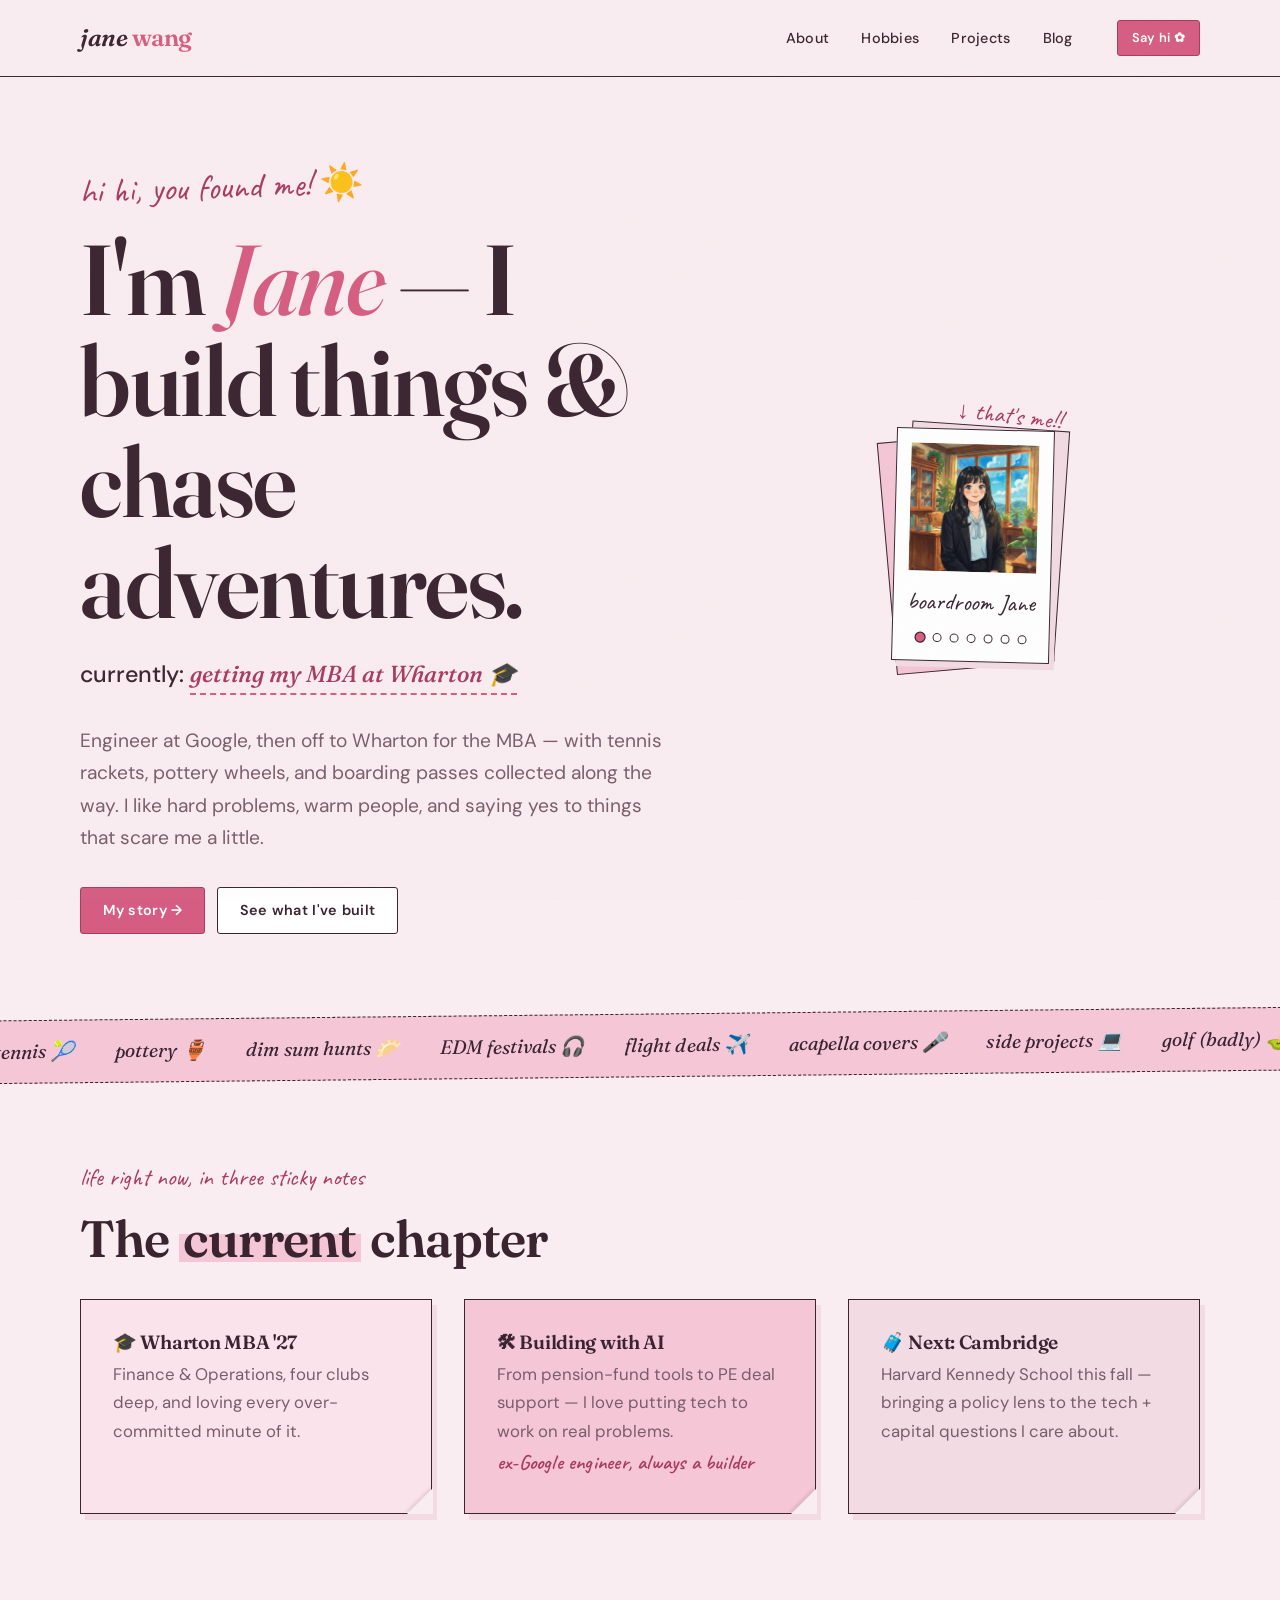
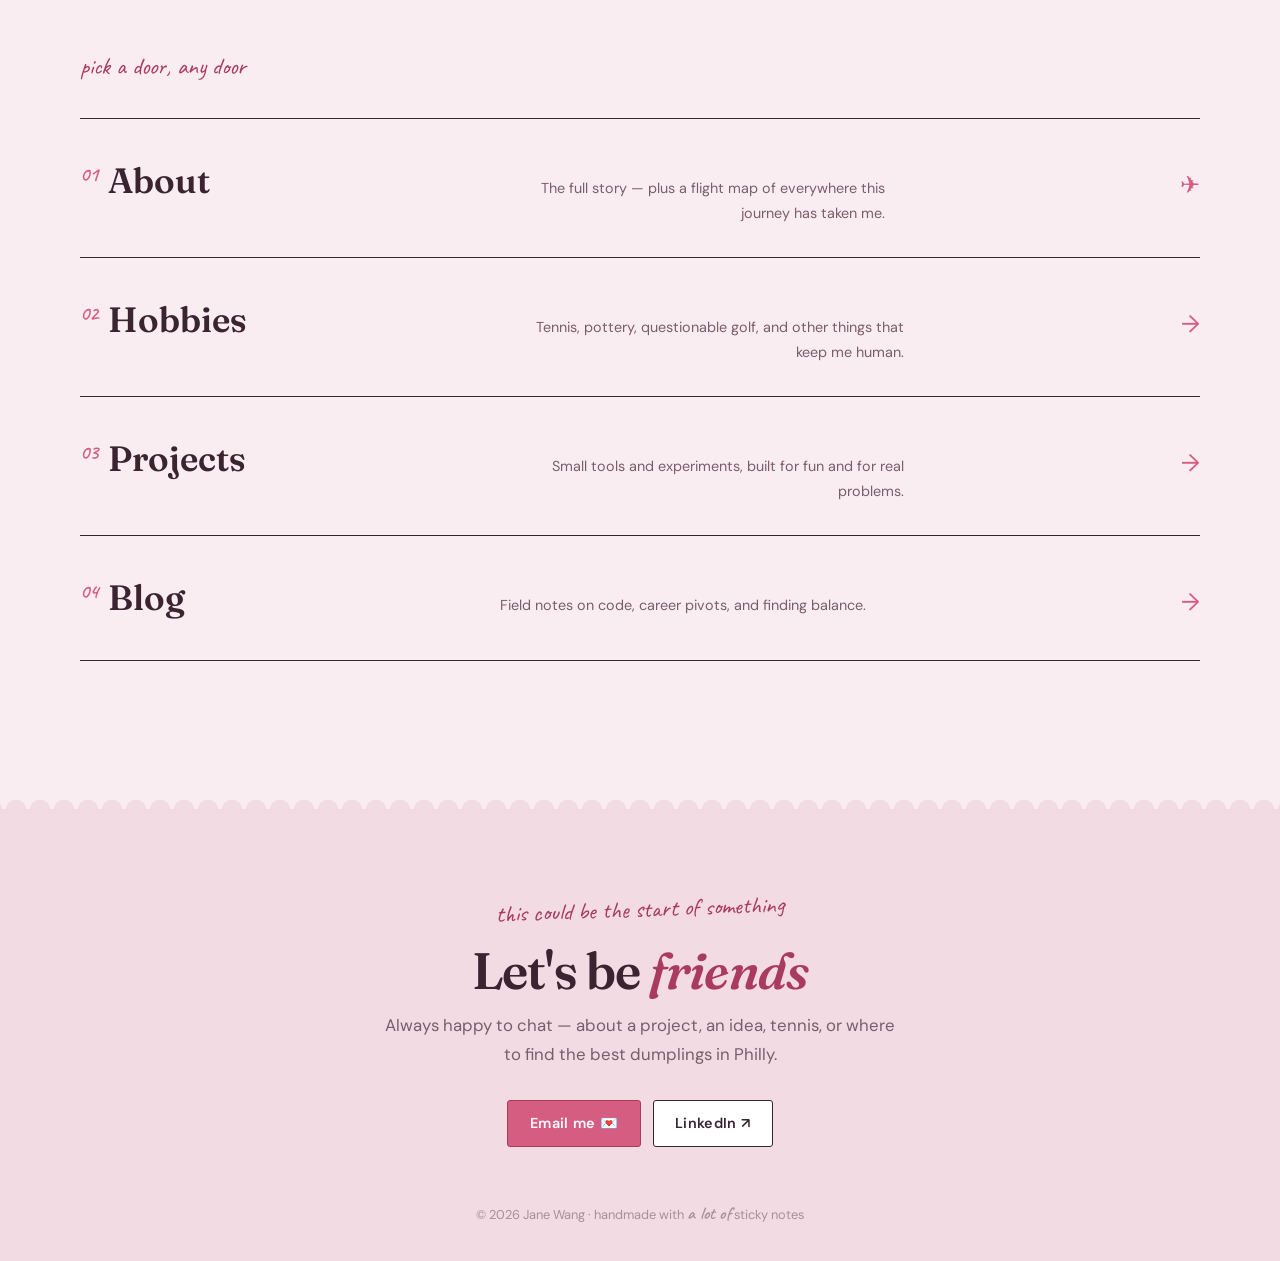
<file: index.html>
<!DOCTYPE html>
<html lang="en">
<head>
  <meta charset="UTF-8">
  <meta name="viewport" content="width=device-width, initial-scale=1.0">
  <meta name="description" content="Jane Wang — engineer turned Wharton MBA, builder of things, chaser of adventures. Welcome to my corner of the internet.">
  <title>Jane Wang — engineer, MBA, explorer</title>

  <link rel="stylesheet" href="css/main.css">
  <link rel="stylesheet" href="css/components.css">
  <link rel="stylesheet" href="css/pages.css">

  <link rel="icon" type="image/svg+xml" href="data:image/svg+xml,<svg xmlns='http://www.w3.org/2000/svg' viewBox='0 0 100 100'><text y='.9em' font-size='90'>✿</text></svg>">
</head>
<body class="theme-blush">

  <!-- ===================== NAV ===================== -->
  <nav class="nav">
    <div class="container nav__inner">
      <a href="index.html" class="nav__brand">jane <em>wang</em></a>

      <button class="nav__toggle" aria-label="Toggle navigation" aria-expanded="false">☰</button>

      <div class="nav__links">
        <a href="about.html" class="nav__link">About</a>
        <a href="hobbies.html" class="nav__link">Hobbies</a>
        <a href="projects.html" class="nav__link">Projects</a>
        <a href="blog.html" class="nav__link">Blog</a>
        <a href="mailto:jane2027@wharton.upenn.edu" class="btn btn--fill btn--sm nav__cta">Say hi ✿</a>
      </div>
    </div>
  </nav>

  <main>

    <!-- ===================== HERO ===================== -->
    <header class="hero">
      <div class="container hero__inner">
        <div>
          <span class="hero__hello">hi hi, you found me! ☀️</span>
          <h1 class="hero__title">I'm <em>Jane</em> — I build things &amp; chase adventures.</h1>

          <p class="hero__rotator">
            currently:
            <span class="rotator" data-phrases='["getting my MBA at Wharton 🎓","perfecting my topspin 🎾","building little AI tools 🤖","centering clay (and myself) 🏺","hunting for flight deals ✈️","burning garlic on purpose 🍳"]'>getting my MBA at Wharton 🎓</span>
          </p>

          <p class="hero__blurb">
            Engineer at Google, then off to Wharton for the MBA — with tennis rackets, pottery
            wheels, and boarding passes collected along the way. I like hard problems,
            warm people, and saying yes to things that scare me a little.
          </p>

          <div class="hero__cta">
            <a href="about.html" class="btn btn--fill">My story →</a>
            <a href="projects.html" class="btn">See what I've built</a>
          </div>
        </div>

        <!-- Polaroid carousel — captions live in data-caption on each img -->
        <div class="polaroid-stack">
          <span class="hero__note">↓ that's me!!</span>
          <figure class="polaroid">
            <div class="polaroid__frame">
              <img src="images/professional_jane.png" alt="Illustration of Jane in business attire" data-caption="boardroom Jane" class="is-active">
              <img src="images/coding_jane.png" alt="Illustration of Jane coding at her desk" data-caption="ship-it Jane">
              <img src="images/tennis_jane.png" alt="Illustration of Jane playing tennis" data-caption="topspin Jane">
              <img src="images/cooking_jane.png" alt="Illustration of Jane cooking" data-caption="head-chef Jane">
              <img src="images/pottery_jane.png" alt="Illustration of Jane at a pottery wheel" data-caption="mud-splattered Jane">
              <img src="images/travel_jane.png" alt="Illustration of Jane traveling" data-caption="window-seat Jane">
              <img src="images/paragliding_jane.png" alt="Illustration of Jane paragliding" data-caption="zero-fear Jane">
            </div>
            <figcaption class="polaroid__caption">boardroom Jane</figcaption>
            <div class="polaroid__dots" role="tablist" aria-label="Choose photo"></div>
          </figure>
        </div>
      </div>
    </header>

    <!-- ===================== TICKER ===================== -->
    <div class="ticker" aria-hidden="true">
      <div class="ticker__track">
        <!-- track is doubled so the loop is seamless -->
        <span>tennis 🎾</span><span>pottery 🏺</span><span>dim sum hunts 🥟</span><span>EDM festivals 🎧</span><span>flight deals ✈️</span><span>acapella covers 🎤</span><span>side projects 💻</span><span>golf (badly) ⛳</span><span>good books 📚</span>
        <span>tennis 🎾</span><span>pottery 🏺</span><span>dim sum hunts 🥟</span><span>EDM festivals 🎧</span><span>flight deals ✈️</span><span>acapella covers 🎤</span><span>side projects 💻</span><span>golf (badly) ⛳</span><span>good books 📚</span>
      </div>
    </div>

    <!-- ===================== CURRENTLY ===================== -->
    <section class="section">
      <div class="container">
        <span class="section-kicker reveal">life right now, in three sticky notes</span>
        <h2 class="section-title reveal">The <span class="hl">current</span> chapter</h2>

        <div class="grid-3" style="margin-top: var(--space-4);">
          <div class="now-note now-note--a reveal">
            <h3>🎓 Wharton MBA '27</h3>
            <p>Finance &amp; Operations, four clubs deep, and loving every over-committed minute of it.</p>
          </div>
          <div class="now-note now-note--b reveal" data-delay="1">
            <h3>🛠 Building with AI</h3>
            <p>From pension-fund tools to PE deal support — I love putting tech to work on real problems.</p>
            <span class="hand">ex-Google engineer, always a builder</span>
          </div>
          <div class="now-note now-note--c reveal" data-delay="2">
            <h3>🧳 Next: Cambridge</h3>
            <p>Harvard Kennedy School this fall — bringing a policy lens to the tech + capital questions I care about.</p>
          </div>
        </div>
      </div>
    </section>

    <!-- ===================== INDEX ROWS ===================== -->
    <section class="section--tight">
      <div class="container">
        <span class="section-kicker reveal">pick a door, any door</span>
        <div class="index-rows" style="margin-top: var(--space-3);">

          <a href="about.html" class="index-row reveal">
            <span class="index-row__title"><span class="index-row__num">01</span>About</span>
            <span class="index-row__desc">The full story — plus a flight map of everywhere this journey has taken me.</span>
            <span class="index-row__arrow">✈</span>
          </a>

          <a href="hobbies.html" class="index-row reveal">
            <span class="index-row__title"><span class="index-row__num">02</span>Hobbies</span>
            <span class="index-row__desc">Tennis, pottery, questionable golf, and other things that keep me human.</span>
            <span class="index-row__arrow">→</span>
          </a>

          <a href="projects.html" class="index-row reveal">
            <span class="index-row__title"><span class="index-row__num">03</span>Projects</span>
            <span class="index-row__desc">Small tools and experiments, built for fun and for real problems.</span>
            <span class="index-row__arrow">→</span>
          </a>

          <a href="blog.html" class="index-row reveal">
            <span class="index-row__title"><span class="index-row__num">04</span>Blog</span>
            <span class="index-row__desc">Field notes on code, career pivots, and finding balance.</span>
            <span class="index-row__arrow">→</span>
          </a>

        </div>
      </div>
    </section>

  </main>

  <!-- ===================== FOOTER ===================== -->
  <footer class="footer">
    <div class="container">
      <span class="section-kicker">this could be the start of something</span>
      <h2 class="footer__title">Let's be <em>friends</em></h2>
      <p class="footer__blurb">
        Always happy to chat — about a project, an idea, tennis, or where to find the best dumplings in Philly.
      </p>
      <div class="footer__links">
        <a href="mailto:jane2027@wharton.upenn.edu" class="btn btn--fill">Email me 💌</a>
        <a href="https://linkedin.com/in/janelianwang/" class="btn">LinkedIn ↗</a>
      </div>
      <p class="footer__fine">© 2026 Jane Wang · handmade with <span class="hand">a lot of</span> sticky notes</p>
    </div>
  </footer>

  <script src="js/main.js"></script>
  <script src="js/carousel.js"></script>

</body>
</html>
</file>
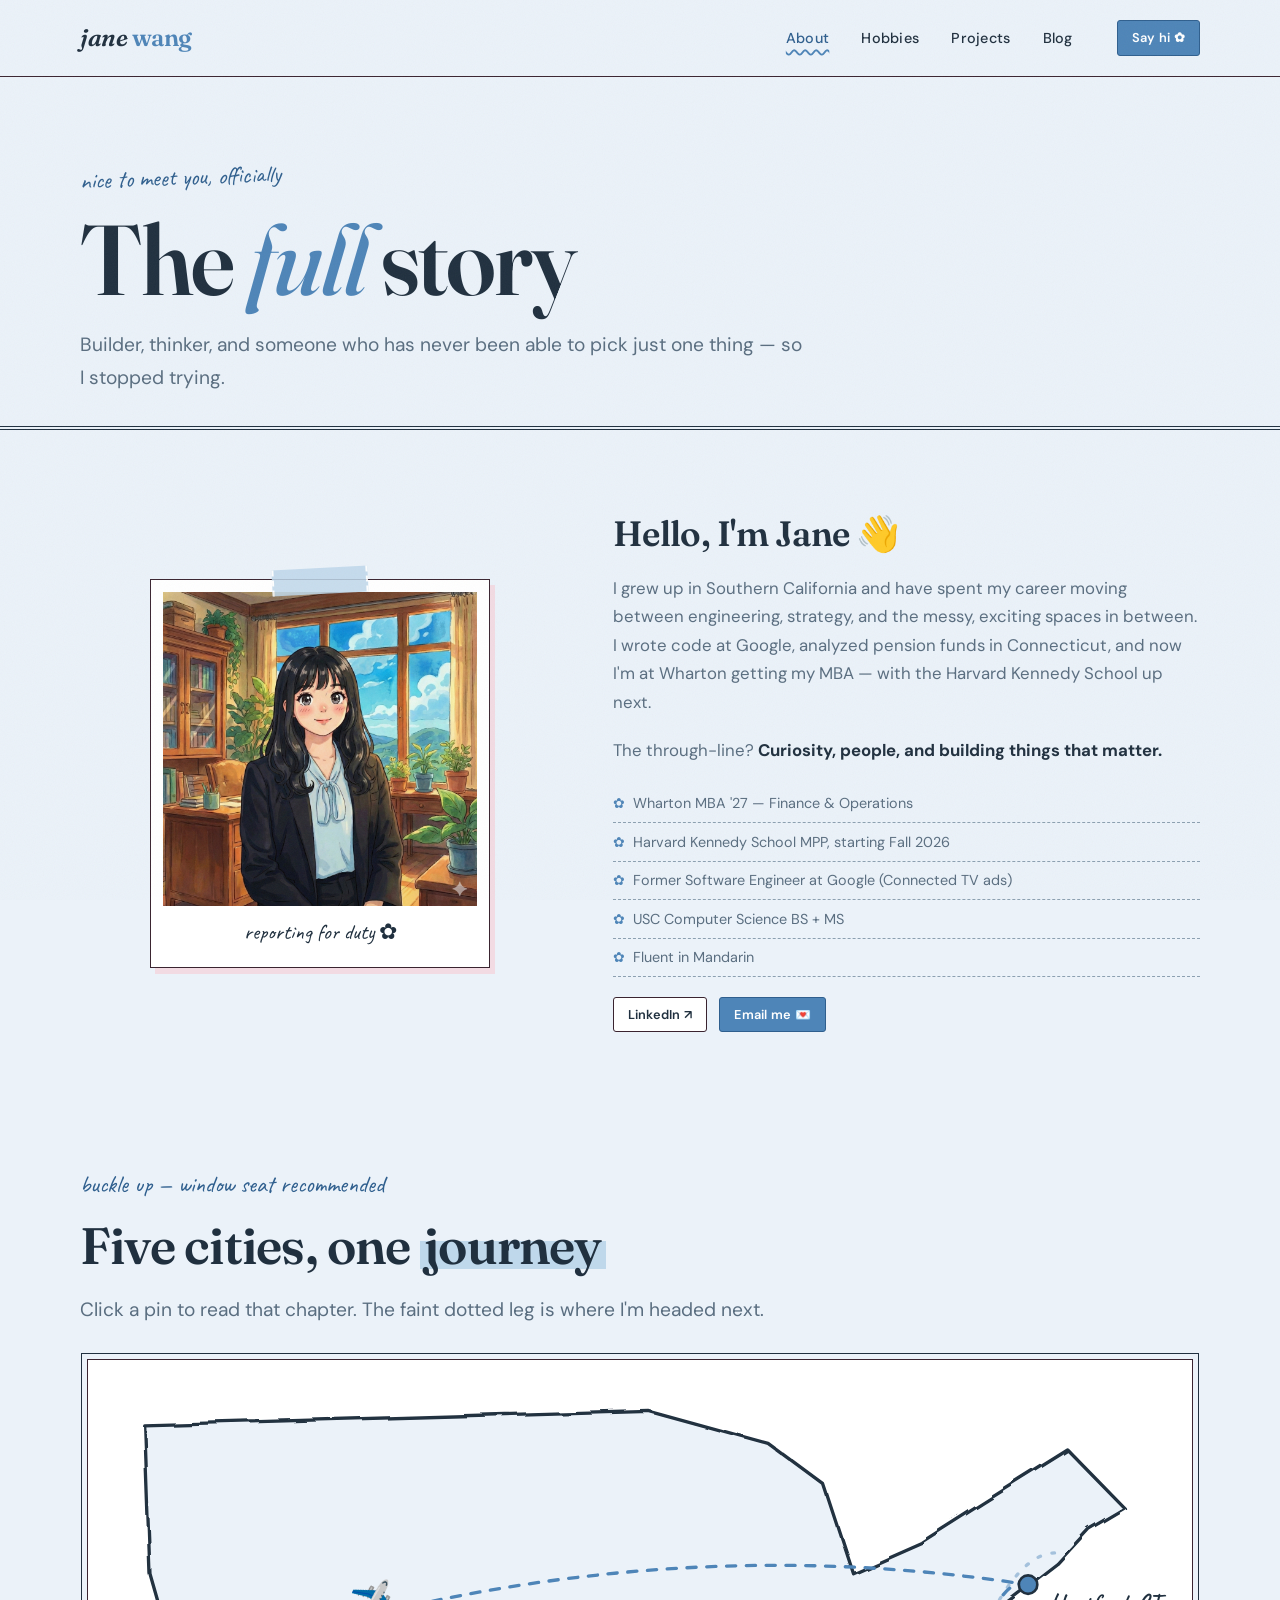
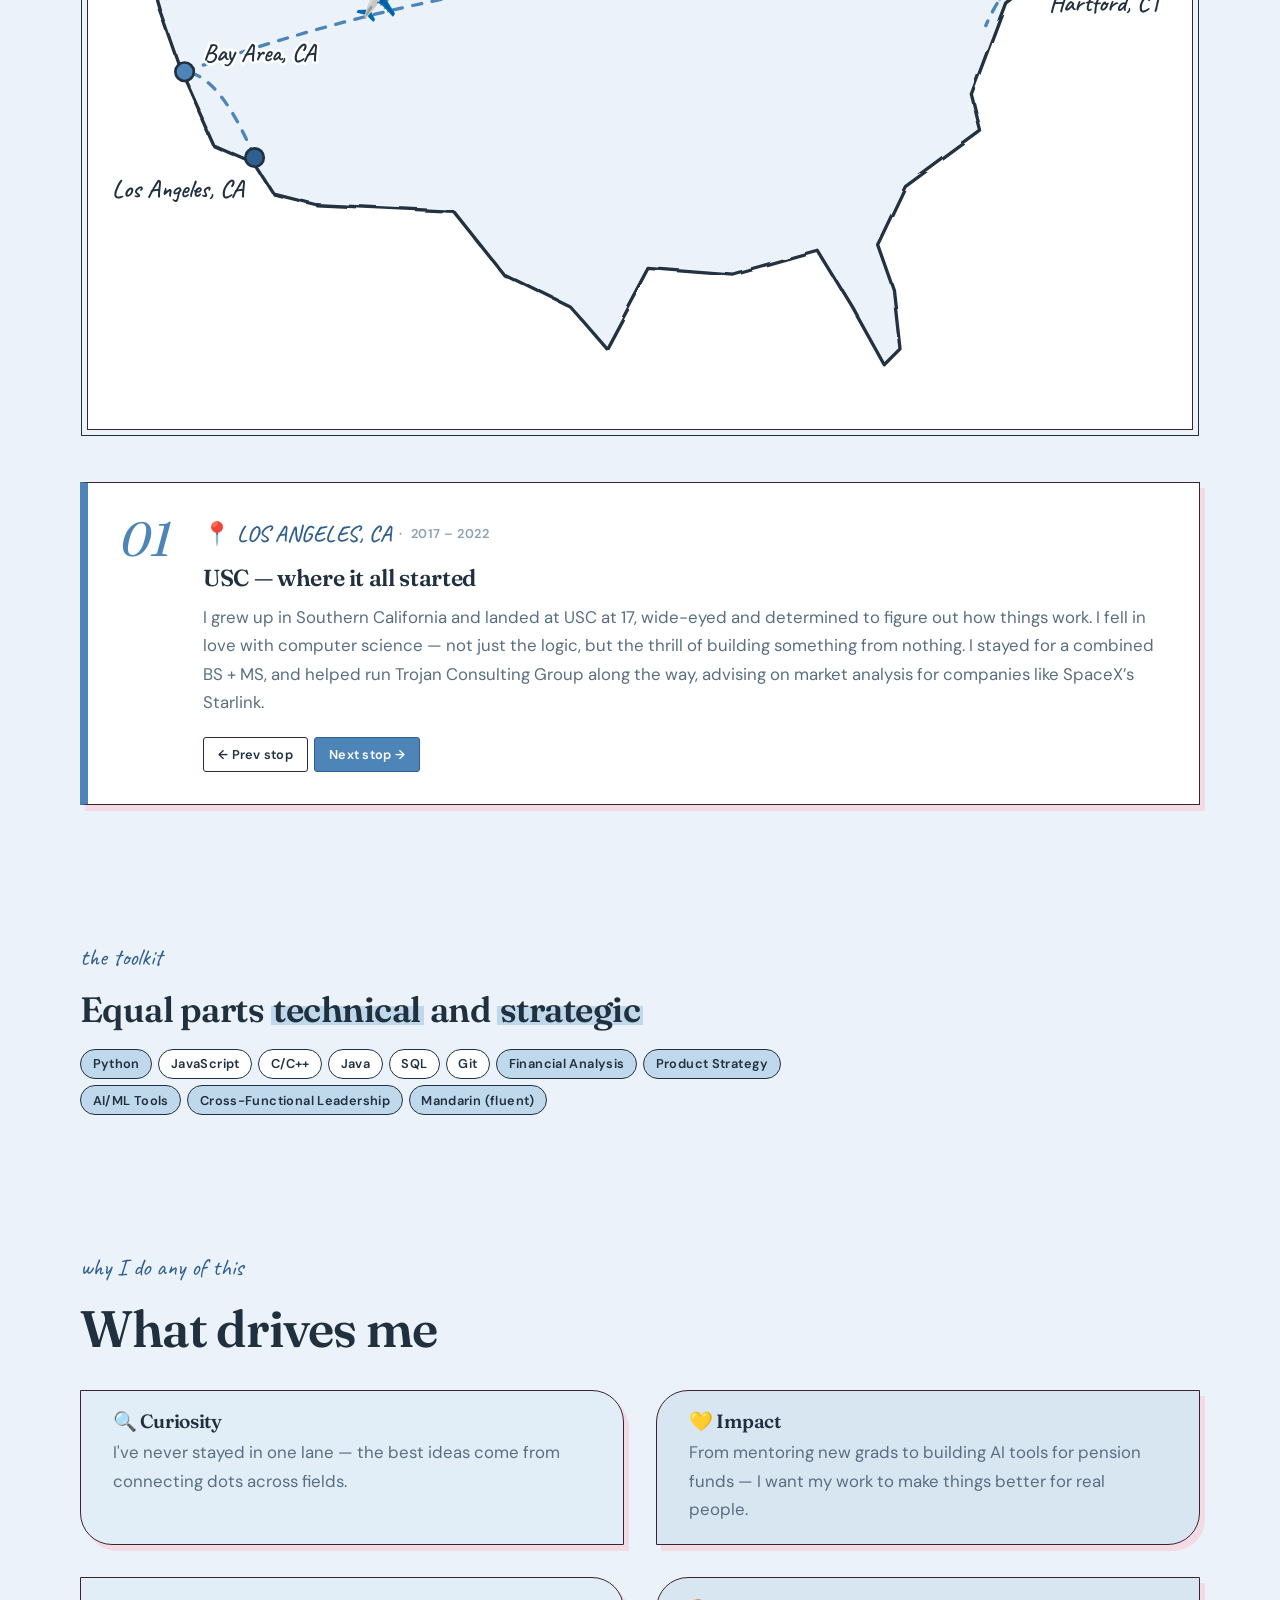
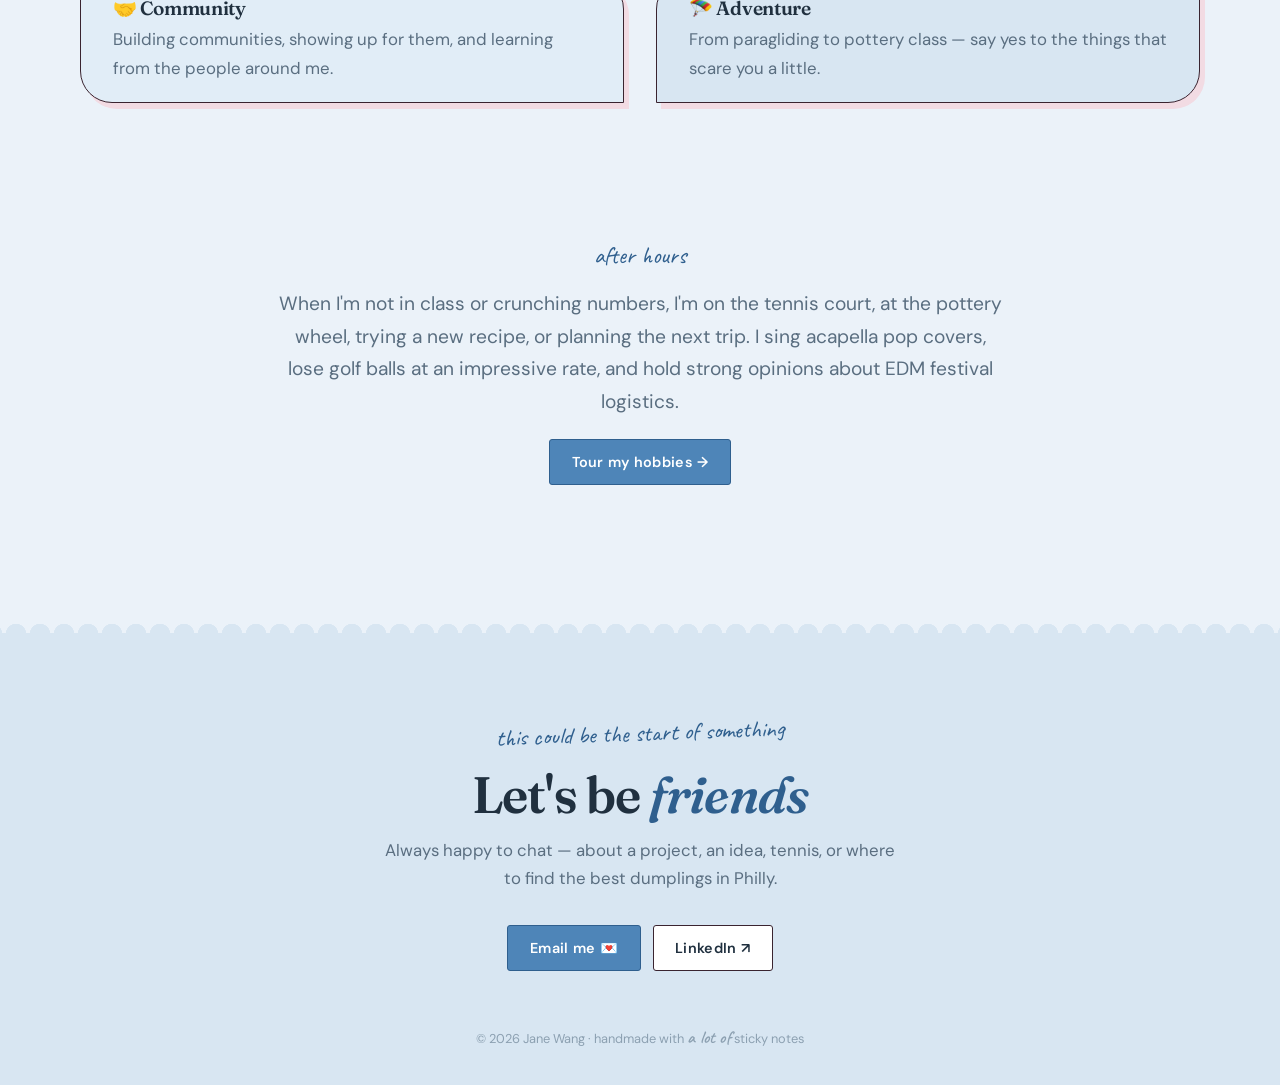
<file: about.html>
<!DOCTYPE html>
<html lang="en">
<head>
  <meta charset="UTF-8">
  <meta name="viewport" content="width=device-width, initial-scale=1.0">
  <meta name="description" content="About Jane Wang — engineer, Wharton MBA candidate, and lifelong explorer. The full story, with a flight map.">
  <title>About — Jane Wang</title>

  <link rel="stylesheet" href="css/main.css">
  <link rel="stylesheet" href="css/components.css">
  <link rel="stylesheet" href="css/pages.css">

  <link rel="icon" type="image/svg+xml" href="data:image/svg+xml,<svg xmlns='http://www.w3.org/2000/svg' viewBox='0 0 100 100'><text y='.9em' font-size='90'>✿</text></svg>">
</head>
<body class="theme-sky">

  <!-- ===================== NAV ===================== -->
  <nav class="nav">
    <div class="container nav__inner">
      <a href="index.html" class="nav__brand">jane <em>wang</em></a>

      <button class="nav__toggle" aria-label="Toggle navigation" aria-expanded="false">☰</button>

      <div class="nav__links">
        <a href="about.html" class="nav__link">About</a>
        <a href="hobbies.html" class="nav__link">Hobbies</a>
        <a href="projects.html" class="nav__link">Projects</a>
        <a href="blog.html" class="nav__link">Blog</a>
        <a href="mailto:jane2027@wharton.upenn.edu" class="btn btn--fill btn--sm nav__cta">Say hi ✿</a>
      </div>
    </div>
  </nav>

  <main>

    <!-- ===================== PAGE HERO ===================== -->
    <header class="page-hero">
      <div class="container">
        <span class="section-kicker">nice to meet you, officially</span>
        <h1 class="page-hero__title">The <em>full</em> story</h1>
        <p class="section-lede">
          Builder, thinker, and someone who has never been able to pick just one thing —
          so I stopped trying.
        </p>
      </div>
    </header>

    <!-- ===================== INTRO ===================== -->
    <section class="section--tight">
      <div class="container about-intro">

        <div class="sticker sticker--tilt-l reveal" style="max-width: 340px; margin-inline: auto;">
          <img src="images/professional_jane.png" alt="Illustration of Jane Wang in business attire">
          <p class="sticker__caption">reporting for duty ✿</p>
        </div>

        <div class="reveal" data-delay="1">
          <h2 class="section-title" style="font-size: var(--text-2xl);">Hello, I'm Jane 👋</h2>
          <p style="margin-bottom: var(--space-3);">
            I grew up in Southern California and have spent my career moving between engineering,
            strategy, and the messy, exciting spaces in between. I wrote code at Google, analyzed
            pension funds in Connecticut, and now I'm at Wharton getting my MBA — with the Harvard
            Kennedy School up next.
          </p>
          <p>
            The through-line? <strong>Curiosity, people, and building things that matter.</strong>
          </p>

          <ul class="facts-list">
            <li>Wharton MBA '27 — Finance &amp; Operations</li>
            <li>Harvard Kennedy School MPP, starting Fall 2026</li>
            <li>Former Software Engineer at Google (Connected TV ads)</li>
            <li>USC Computer Science BS + MS</li>
            <li>Fluent in Mandarin</li>
          </ul>

          <div style="display: flex; gap: var(--space-2); margin-top: var(--space-3); flex-wrap: wrap;">
            <a href="https://linkedin.com/in/janelianwang/" class="btn btn--sm">LinkedIn ↗</a>
            <a href="mailto:jane2027@wharton.upenn.edu" class="btn btn--sm btn--fill">Email me 💌</a>
          </div>
        </div>

      </div>
    </section>

    <!-- ===================== JOURNEY MAP ===================== -->
    <!-- Pins, flight paths & stories are configured in js/map.js (JOURNEY_STOPS) -->
    <section class="section">
      <div class="container">
        <span class="section-kicker reveal">buckle up — window seat recommended</span>
        <h2 class="section-title reveal">Five cities, one <span class="hl">journey</span></h2>
        <p class="section-lede reveal" style="margin-bottom: var(--space-4);">
          Click a pin to read that chapter. The faint dotted leg is where I'm headed next.
        </p>

        <div class="map-wrap reveal">
          <svg id="journey-map" viewBox="0 0 800 470" role="img" aria-label="Hand-drawn map of the United States showing Jane's journey from Los Angeles to the Bay Area, Hartford, Philadelphia, and Cambridge">
            <defs>
              <!-- roughen filter gives the outline a hand-sketched wobble -->
              <filter id="rough">
                <feTurbulence type="fractalNoise" baseFrequency="0.02" numOctaves="3" result="n"/>
                <feDisplacementMap in="SourceGraphic" in2="n" scale="6"/>
              </filter>
            </defs>

            <!-- simplified, sketch-style US outline -->
            <path class="map-outline" filter="url(#rough)" d="M 24 31
              L 28 143 L 36 171 L 52 217 L 78 275 L 108 288 L 122 310
              L 154 318 L 258 323 L 297 372 L 348 397 L 374 427
              L 406 367 L 471 372 L 535 354
              L 560 395 L 585 440 L 597 428 L 592 383 L 580 349
              L 601 305 L 658 263 L 651 235 L 677 166 L 716 136 L 740 110 L 767 94
              L 724 50 L 660 90 L 613 120 L 561 143 L 539 76 L 497 45 L 406 20 Z"/>

            <!-- pins, flight arcs & plane are injected here by js/map.js -->
            <g id="map-layer"></g>
          </svg>
        </div>

        <!-- Story panel — filled in by js/map.js -->
        <div class="journey-story reveal">
          <div class="journey-story__num">01</div>
          <div>
            <div class="card__meta">
              <span class="journey-story__place">📍 Los Angeles, CA</span>
              <span>·</span>
              <span class="journey-story__years">2017 – 2022</span>
            </div>
            <h3 class="journey-story__title"></h3>
            <p class="journey-story__text"></p>
            <div class="journey-story__nav">
              <button class="btn btn--sm journey-prev" aria-label="Previous stop">← Prev stop</button>
              <button class="btn btn--sm btn--fill journey-next" aria-label="Next stop">Next stop →</button>
            </div>
          </div>
        </div>
      </div>
    </section>

    <!-- ===================== SKILLS ===================== -->
    <section class="section--tight">
      <div class="container">
        <span class="section-kicker reveal">the toolkit</span>
        <h2 class="section-title reveal" style="font-size: var(--text-2xl);">Equal parts <span class="hl">technical</span> and <span class="hl">strategic</span></h2>

        <div class="tag-row reveal" style="margin-top: var(--space-3); max-width: 720px;">
          <span class="tag tag--fill">Python</span>
          <span class="tag">JavaScript</span>
          <span class="tag">C/C++</span>
          <span class="tag">Java</span>
          <span class="tag">SQL</span>
          <span class="tag">Git</span>
          <span class="tag tag--fill">Financial Analysis</span>
          <span class="tag tag--fill">Product Strategy</span>
          <span class="tag tag--fill">AI/ML Tools</span>
          <span class="tag tag--fill">Cross-Functional Leadership</span>
          <span class="tag tag--fill">Mandarin (fluent)</span>
        </div>
      </div>
    </section>

    <!-- ===================== WHAT DRIVES ME ===================== -->
    <section class="section">
      <div class="container">
        <span class="section-kicker reveal">why I do any of this</span>
        <h2 class="section-title reveal">What drives me</h2>

        <div class="grid-2" style="margin-top: var(--space-4);">
          <div class="drive-card reveal">
            <h3>🔍 Curiosity</h3>
            <p>I've never stayed in one lane — the best ideas come from connecting dots across fields.</p>
          </div>
          <div class="drive-card reveal" data-delay="1">
            <h3>💛 Impact</h3>
            <p>From mentoring new grads to building AI tools for pension funds — I want my work to make things better for real people.</p>
          </div>
          <div class="drive-card reveal" data-delay="1">
            <h3>🤝 Community</h3>
            <p>Building communities, showing up for them, and learning from the people around me.</p>
          </div>
          <div class="drive-card reveal" data-delay="2">
            <h3>🪂 Adventure</h3>
            <p>From paragliding to pottery class — say yes to the things that scare you a little.</p>
          </div>
        </div>
      </div>
    </section>

    <!-- ===================== BEYOND WORK ===================== -->
    <section class="section--tight">
      <div class="container container--narrow center">
        <span class="section-kicker reveal">after hours</span>
        <p class="section-lede reveal" style="margin-inline: auto;">
          When I'm not in class or crunching numbers, I'm on the tennis court, at the pottery wheel,
          trying a new recipe, or planning the next trip. I sing acapella pop covers, lose golf balls
          at an impressive rate, and hold strong opinions about EDM festival logistics.
        </p>
        <div class="reveal" style="margin-top: var(--space-3);">
          <a href="hobbies.html" class="btn btn--fill">Tour my hobbies →</a>
        </div>
      </div>
    </section>

  </main>

  <!-- ===================== FOOTER ===================== -->
  <footer class="footer">
    <div class="container">
      <span class="section-kicker">this could be the start of something</span>
      <h2 class="footer__title">Let's be <em>friends</em></h2>
      <p class="footer__blurb">
        Always happy to chat — about a project, an idea, tennis, or where to find the best dumplings in Philly.
      </p>
      <div class="footer__links">
        <a href="mailto:jane2027@wharton.upenn.edu" class="btn btn--fill">Email me 💌</a>
        <a href="https://linkedin.com/in/janelianwang/" class="btn">LinkedIn ↗</a>
      </div>
      <p class="footer__fine">© 2026 Jane Wang · handmade with <span class="hand">a lot of</span> sticky notes</p>
    </div>
  </footer>

  <script src="js/main.js"></script>
  <script src="js/map.js"></script>

</body>
</html>
</file>
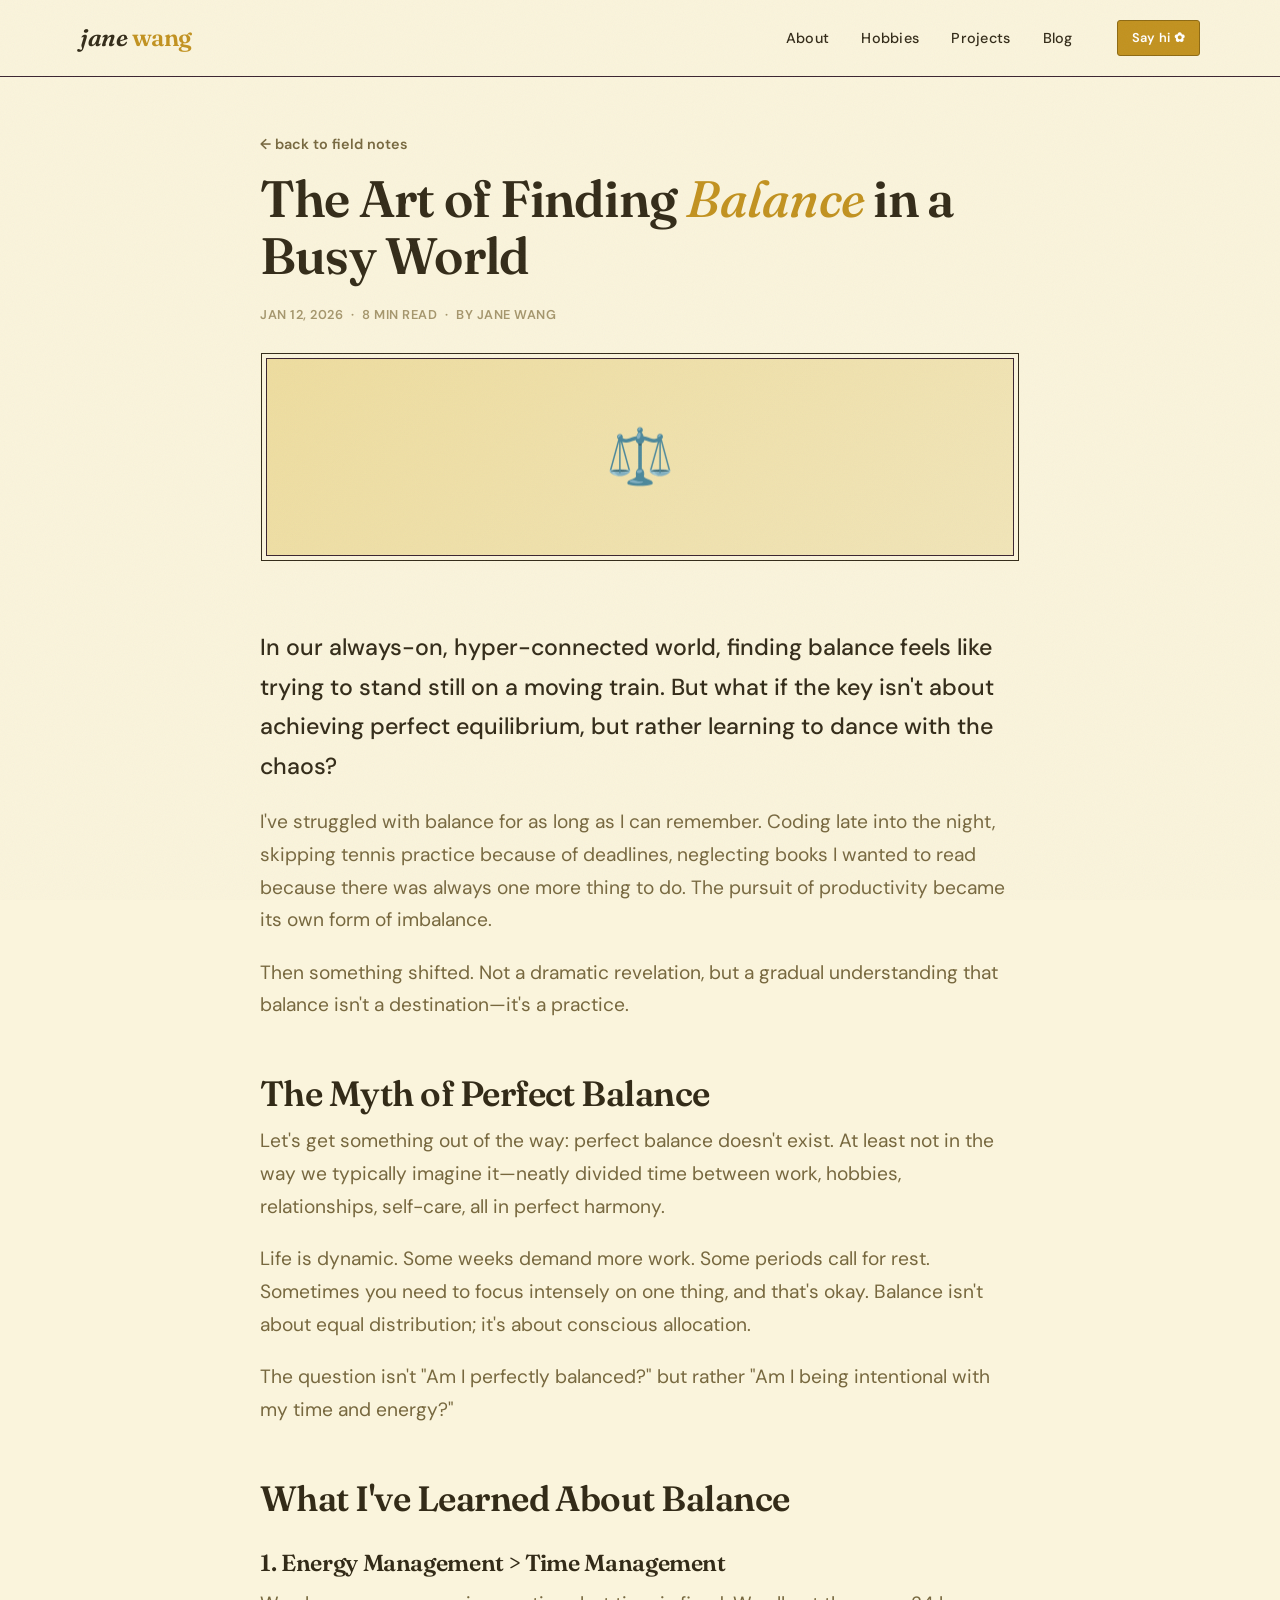
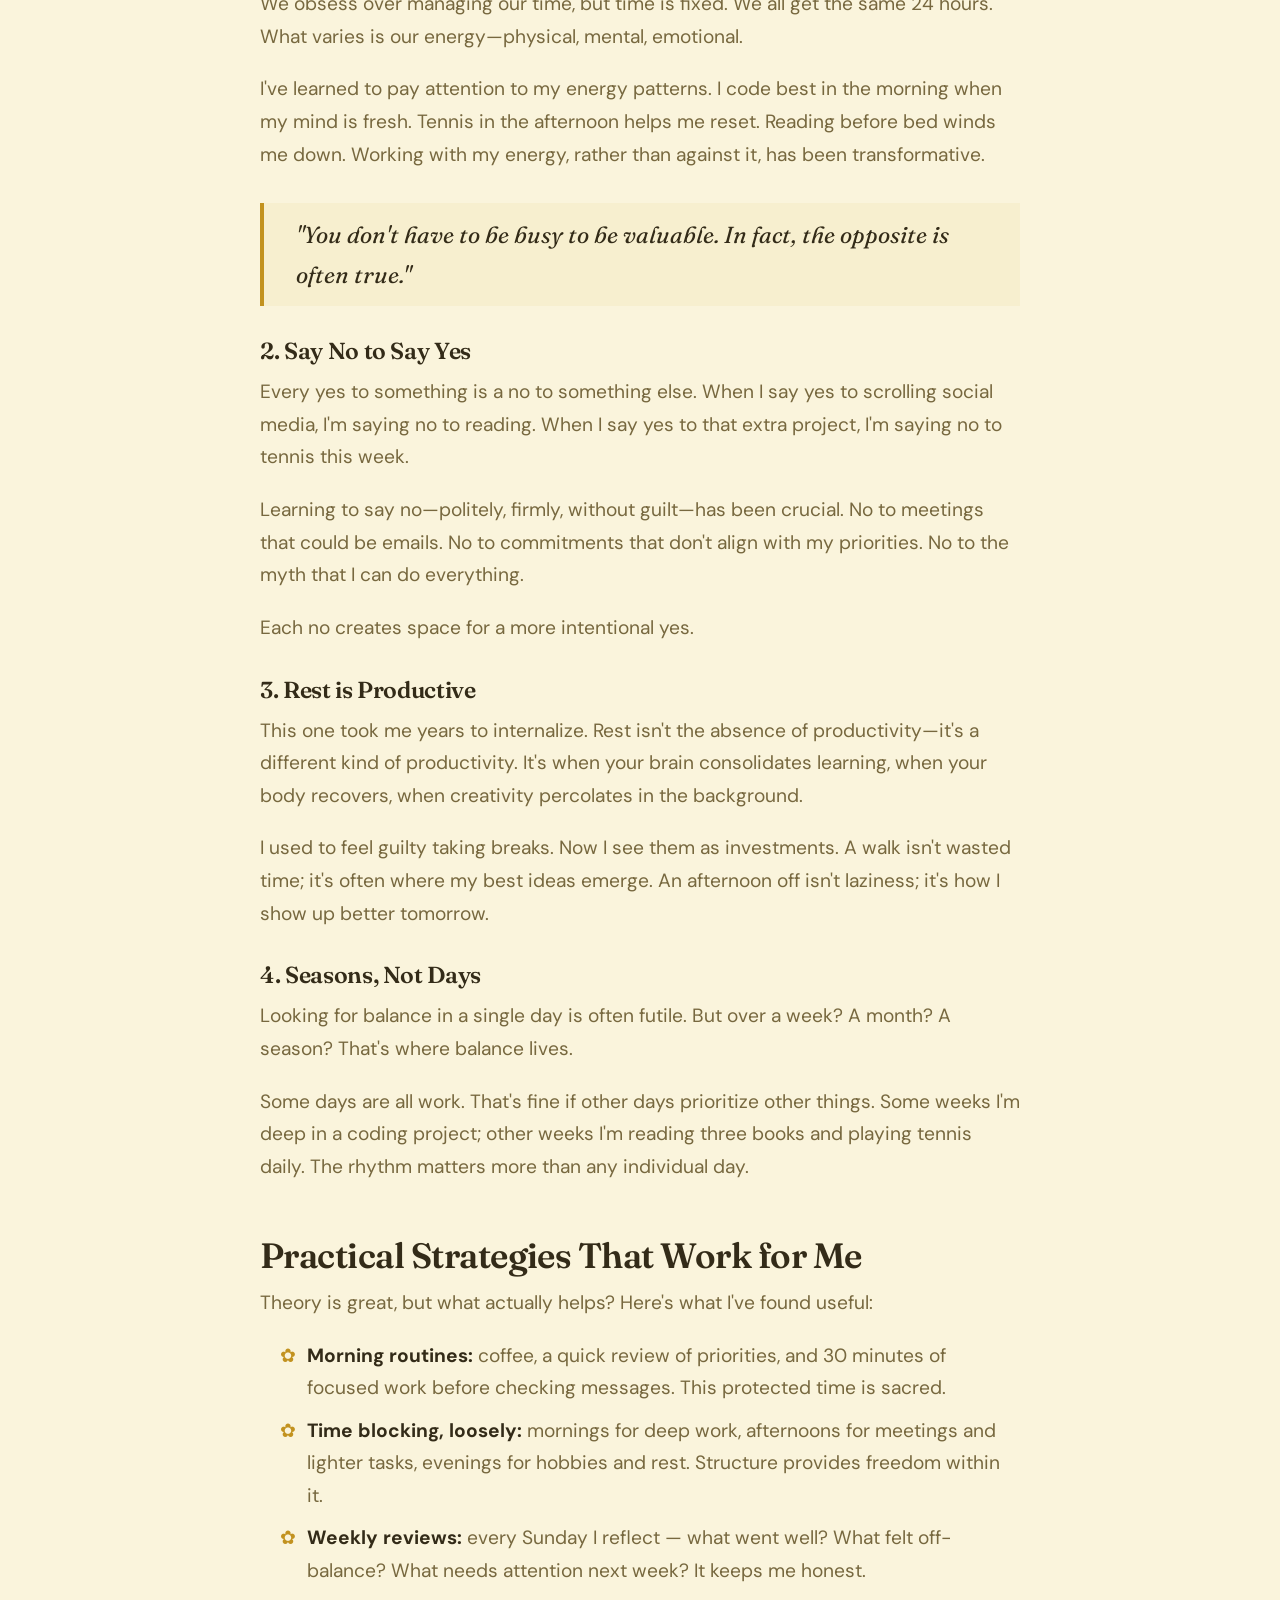
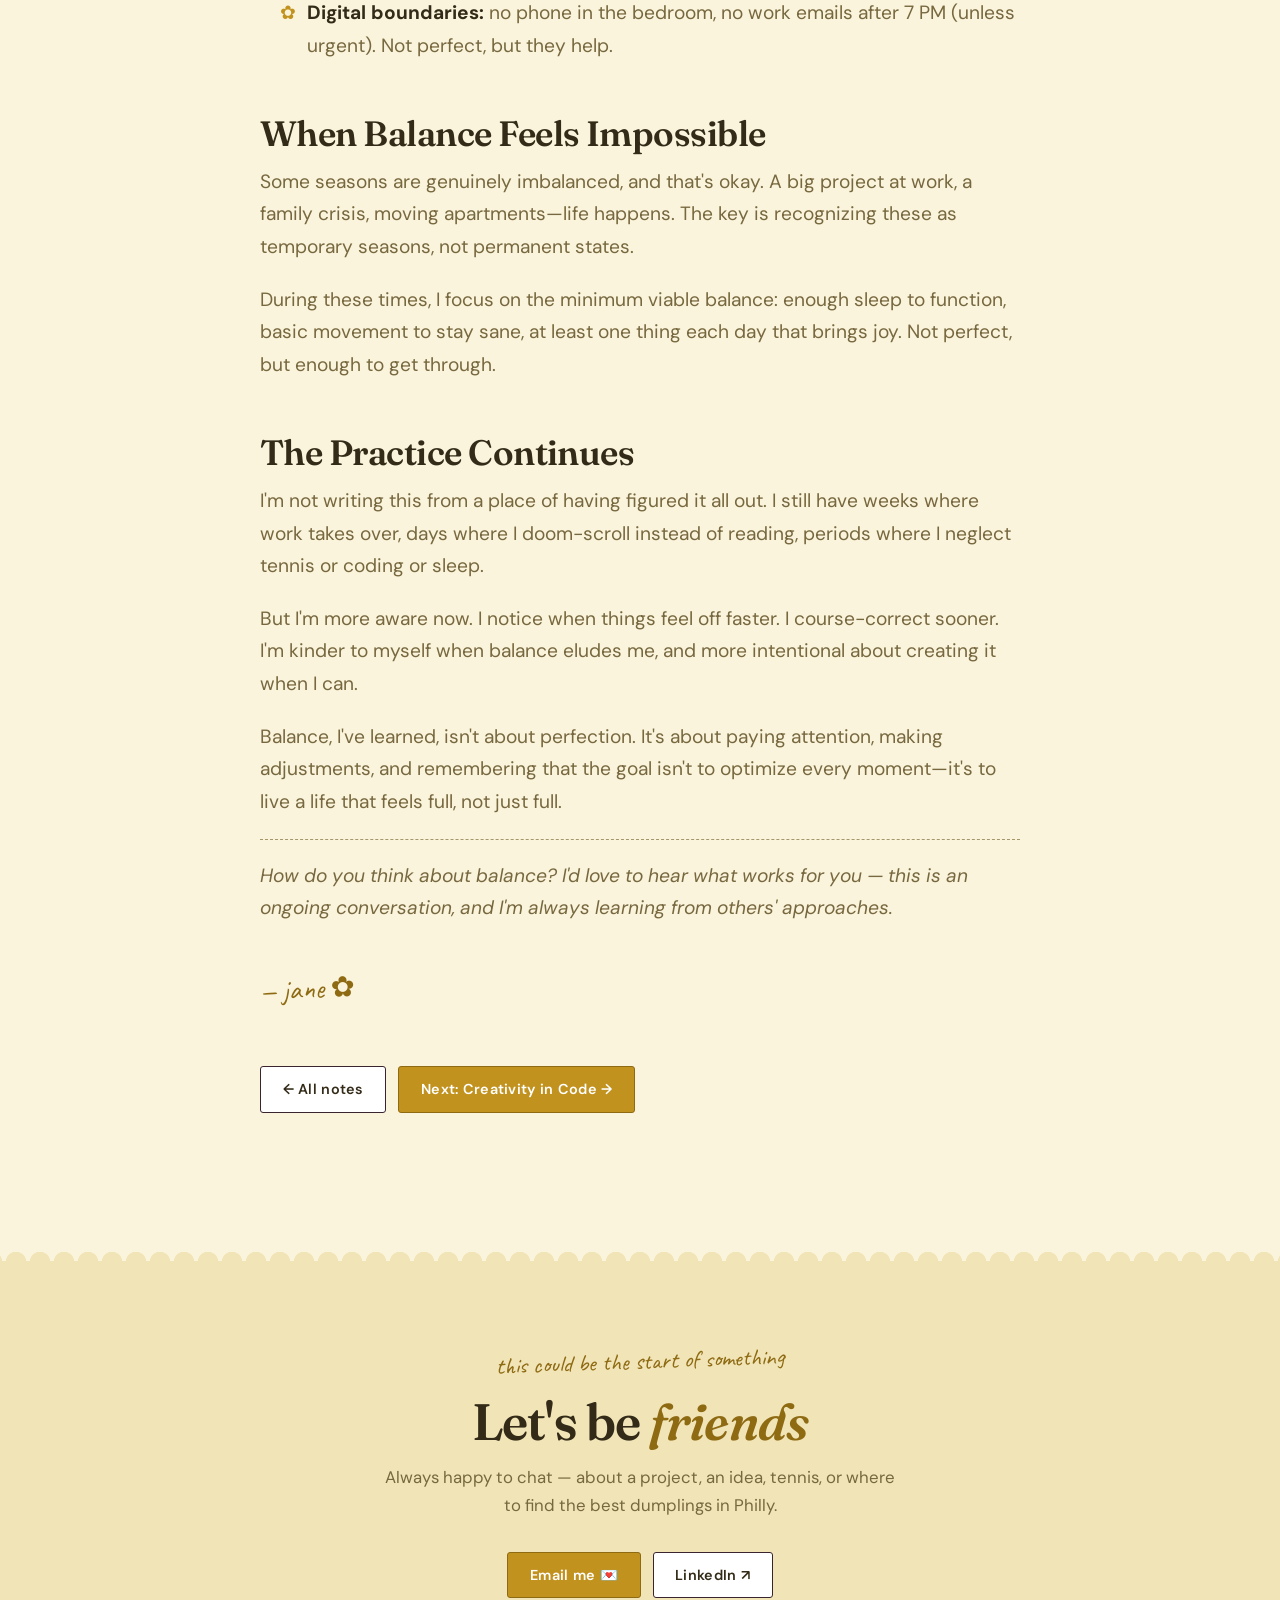
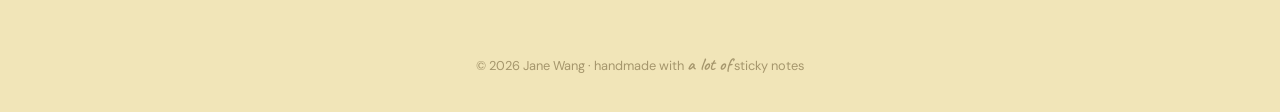
<file: blog-balance.html>
<!DOCTYPE html>
<html lang="en">
<head>
  <meta charset="UTF-8">
  <meta name="viewport" content="width=device-width, initial-scale=1.0">
  <meta name="description" content="Finding balance in a busy world — practical strategies for creating harmony, by Jane Wang.">
  <title>The Art of Finding Balance in a Busy World — Jane Wang</title>

  <link rel="stylesheet" href="css/main.css">
  <link rel="stylesheet" href="css/components.css">
  <link rel="stylesheet" href="css/pages.css">

  <link rel="icon" type="image/svg+xml" href="data:image/svg+xml,<svg xmlns='http://www.w3.org/2000/svg' viewBox='0 0 100 100'><text y='.9em' font-size='90'>✿</text></svg>">
</head>
<body class="theme-lemon">

  <!-- ===================== NAV ===================== -->
  <nav class="nav">
    <div class="container nav__inner">
      <a href="index.html" class="nav__brand">jane <em>wang</em></a>

      <button class="nav__toggle" aria-label="Toggle navigation" aria-expanded="false">☰</button>

      <div class="nav__links">
        <a href="about.html" class="nav__link">About</a>
        <a href="hobbies.html" class="nav__link">Hobbies</a>
        <a href="projects.html" class="nav__link">Projects</a>
        <a href="blog.html" class="nav__link">Blog</a>
        <a href="mailto:jane2027@wharton.upenn.edu" class="btn btn--fill btn--sm nav__cta">Say hi ✿</a>
      </div>
    </div>
  </nav>

  <main>
    <article>

      <!-- ===================== ARTICLE HEAD ===================== -->
      <header class="article-head">
        <div class="container container--narrow">
          <a href="blog.html" class="article-back">← back to field notes</a>

          <h1 class="article-head__title">The Art of Finding <em class="display-italic" style="color: var(--accent);">Balance</em> in a Busy World</h1>

          <div class="card__meta" style="margin-bottom: var(--space-4);">
            <span>Jan 12, 2026</span>
            <span>·</span>
            <span>8 min read</span>
            <span>·</span>
            <span>by Jane Wang</span>
          </div>

          <div class="article-banner" style="background: linear-gradient(135deg, var(--accent-soft), var(--bg-deep));">
            ⚖️
          </div>
        </div>
      </header>

      <!-- ===================== ARTICLE BODY ===================== -->
      <div class="container container--narrow article-body" style="padding-bottom: var(--space-5);">

        <p style="font-size: var(--text-xl); color: var(--ink); font-weight: 500;">
          In our always-on, hyper-connected world, finding balance feels like trying to stand still on a moving train. But what if the key isn't about achieving perfect equilibrium, but rather learning to dance with the chaos?
        </p>

        <p>
          I've struggled with balance for as long as I can remember. Coding late into the night, skipping tennis practice because of deadlines, neglecting books I wanted to read because there was always one more thing to do. The pursuit of productivity became its own form of imbalance.
        </p>

        <p>
          Then something shifted. Not a dramatic revelation, but a gradual understanding that balance isn't a destination—it's a practice.
        </p>

        <h2>The Myth of Perfect Balance</h2>

        <p>
          Let's get something out of the way: perfect balance doesn't exist. At least not in the way we typically imagine it—neatly divided time between work, hobbies, relationships, self-care, all in perfect harmony.
        </p>

        <p>
          Life is dynamic. Some weeks demand more work. Some periods call for rest. Sometimes you need to focus intensely on one thing, and that's okay. Balance isn't about equal distribution; it's about conscious allocation.
        </p>

        <p>
          The question isn't "Am I perfectly balanced?" but rather "Am I being intentional with my time and energy?"
        </p>

        <h2>What I've Learned About Balance</h2>

        <h3>1. Energy Management &gt; Time Management</h3>

        <p>
          We obsess over managing our time, but time is fixed. We all get the same 24 hours. What varies is our energy—physical, mental, emotional.
        </p>

        <p>
          I've learned to pay attention to my energy patterns. I code best in the morning when my mind is fresh. Tennis in the afternoon helps me reset. Reading before bed winds me down. Working with my energy, rather than against it, has been transformative.
        </p>

        <blockquote>
          "You don't have to be busy to be valuable. In fact, the opposite is often true."
        </blockquote>

        <h3>2. Say No to Say Yes</h3>

        <p>
          Every yes to something is a no to something else. When I say yes to scrolling social media, I'm saying no to reading. When I say yes to that extra project, I'm saying no to tennis this week.
        </p>

        <p>
          Learning to say no—politely, firmly, without guilt—has been crucial. No to meetings that could be emails. No to commitments that don't align with my priorities. No to the myth that I can do everything.
        </p>

        <p>
          Each no creates space for a more intentional yes.
        </p>

        <h3>3. Rest is Productive</h3>

        <p>
          This one took me years to internalize. Rest isn't the absence of productivity—it's a different kind of productivity. It's when your brain consolidates learning, when your body recovers, when creativity percolates in the background.
        </p>

        <p>
          I used to feel guilty taking breaks. Now I see them as investments. A walk isn't wasted time; it's often where my best ideas emerge. An afternoon off isn't laziness; it's how I show up better tomorrow.
        </p>

        <h3>4. Seasons, Not Days</h3>

        <p>
          Looking for balance in a single day is often futile. But over a week? A month? A season? That's where balance lives.
        </p>

        <p>
          Some days are all work. That's fine if other days prioritize other things. Some weeks I'm deep in a coding project; other weeks I'm reading three books and playing tennis daily. The rhythm matters more than any individual day.
        </p>

        <h2>Practical Strategies That Work for Me</h2>

        <p>
          Theory is great, but what actually helps? Here's what I've found useful:
        </p>

        <ul>
          <li><strong>Morning routines:</strong> coffee, a quick review of priorities, and 30 minutes of focused work before checking messages. This protected time is sacred.</li>
          <li><strong>Time blocking, loosely:</strong> mornings for deep work, afternoons for meetings and lighter tasks, evenings for hobbies and rest. Structure provides freedom within it.</li>
          <li><strong>Weekly reviews:</strong> every Sunday I reflect — what went well? What felt off-balance? What needs attention next week? It keeps me honest.</li>
          <li><strong>Digital boundaries:</strong> no phone in the bedroom, no work emails after 7 PM (unless urgent). Not perfect, but they help.</li>
        </ul>

        <h2>When Balance Feels Impossible</h2>

        <p>
          Some seasons are genuinely imbalanced, and that's okay. A big project at work, a family crisis, moving apartments—life happens. The key is recognizing these as temporary seasons, not permanent states.
        </p>

        <p>
          During these times, I focus on the minimum viable balance: enough sleep to function, basic movement to stay sane, at least one thing each day that brings joy. Not perfect, but enough to get through.
        </p>

        <h2>The Practice Continues</h2>

        <p>
          I'm not writing this from a place of having figured it all out. I still have weeks where work takes over, days where I doom-scroll instead of reading, periods where I neglect tennis or coding or sleep.
        </p>

        <p>
          But I'm more aware now. I notice when things feel off faster. I course-correct sooner. I'm kinder to myself when balance eludes me, and more intentional about creating it when I can.
        </p>

        <p>
          Balance, I've learned, isn't about perfection. It's about paying attention, making adjustments, and remembering that the goal isn't to optimize every moment—it's to live a life that feels full, not just full.
        </p>

        <p style="border-top: 1.5px dashed var(--ink-faint); padding-top: var(--space-3); font-style: italic;">
          How do you think about balance? I'd love to hear what works for you — this is an ongoing conversation, and I'm always learning from others' approaches.
        </p>

        <span class="article-sign">— jane ✿</span>

        <div style="margin-top: var(--space-5); display: flex; gap: var(--space-2); flex-wrap: wrap;">
          <a href="blog.html" class="btn">← All notes</a>
          <a href="blog-creativity-in-code.html" class="btn btn--fill">Next: Creativity in Code →</a>
        </div>
      </div>

    </article>
  </main>

  <!-- ===================== FOOTER ===================== -->
  <footer class="footer">
    <div class="container">
      <span class="section-kicker">this could be the start of something</span>
      <h2 class="footer__title">Let's be <em>friends</em></h2>
      <p class="footer__blurb">
        Always happy to chat — about a project, an idea, tennis, or where to find the best dumplings in Philly.
      </p>
      <div class="footer__links">
        <a href="mailto:jane2027@wharton.upenn.edu" class="btn btn--fill">Email me 💌</a>
        <a href="https://linkedin.com/in/janelianwang/" class="btn">LinkedIn ↗</a>
      </div>
      <p class="footer__fine">© 2026 Jane Wang · handmade with <span class="hand">a lot of</span> sticky notes</p>
    </div>
  </footer>

  <script src="js/main.js"></script>

</body>
</html>
</file>
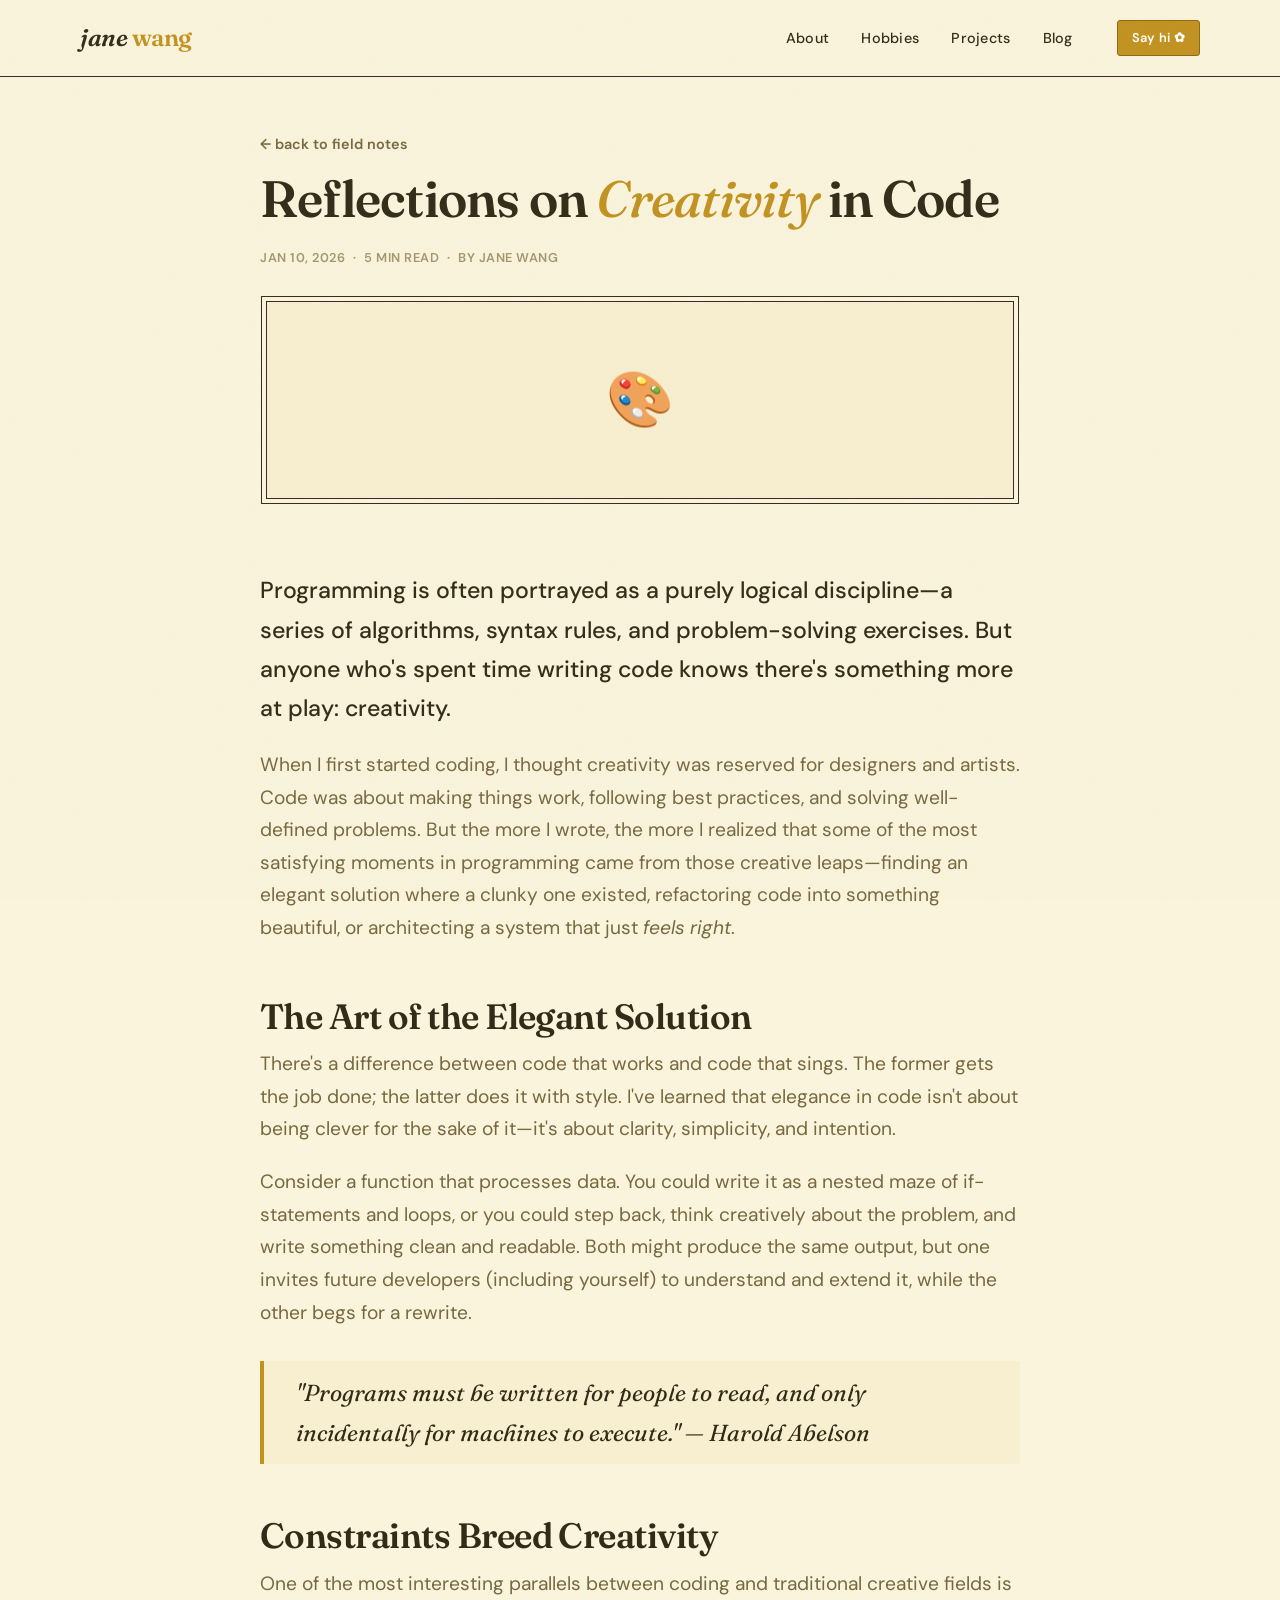
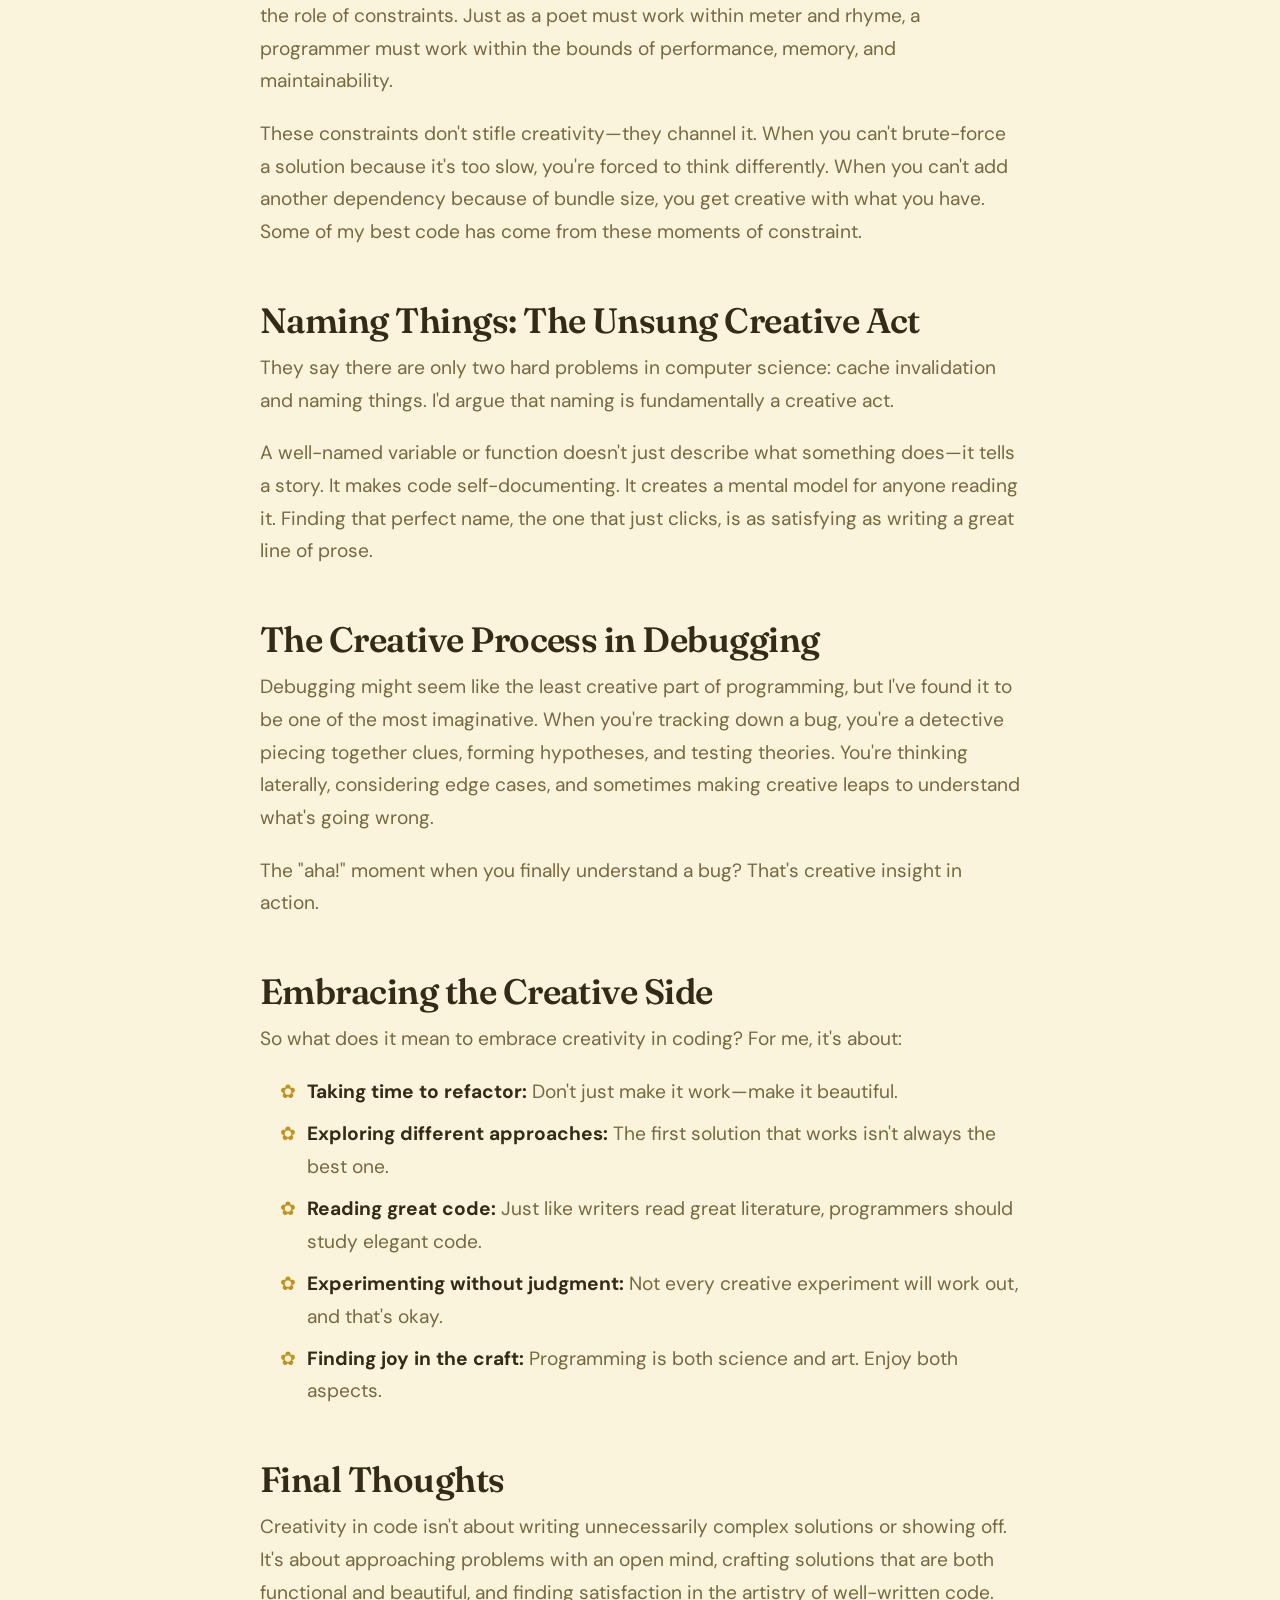
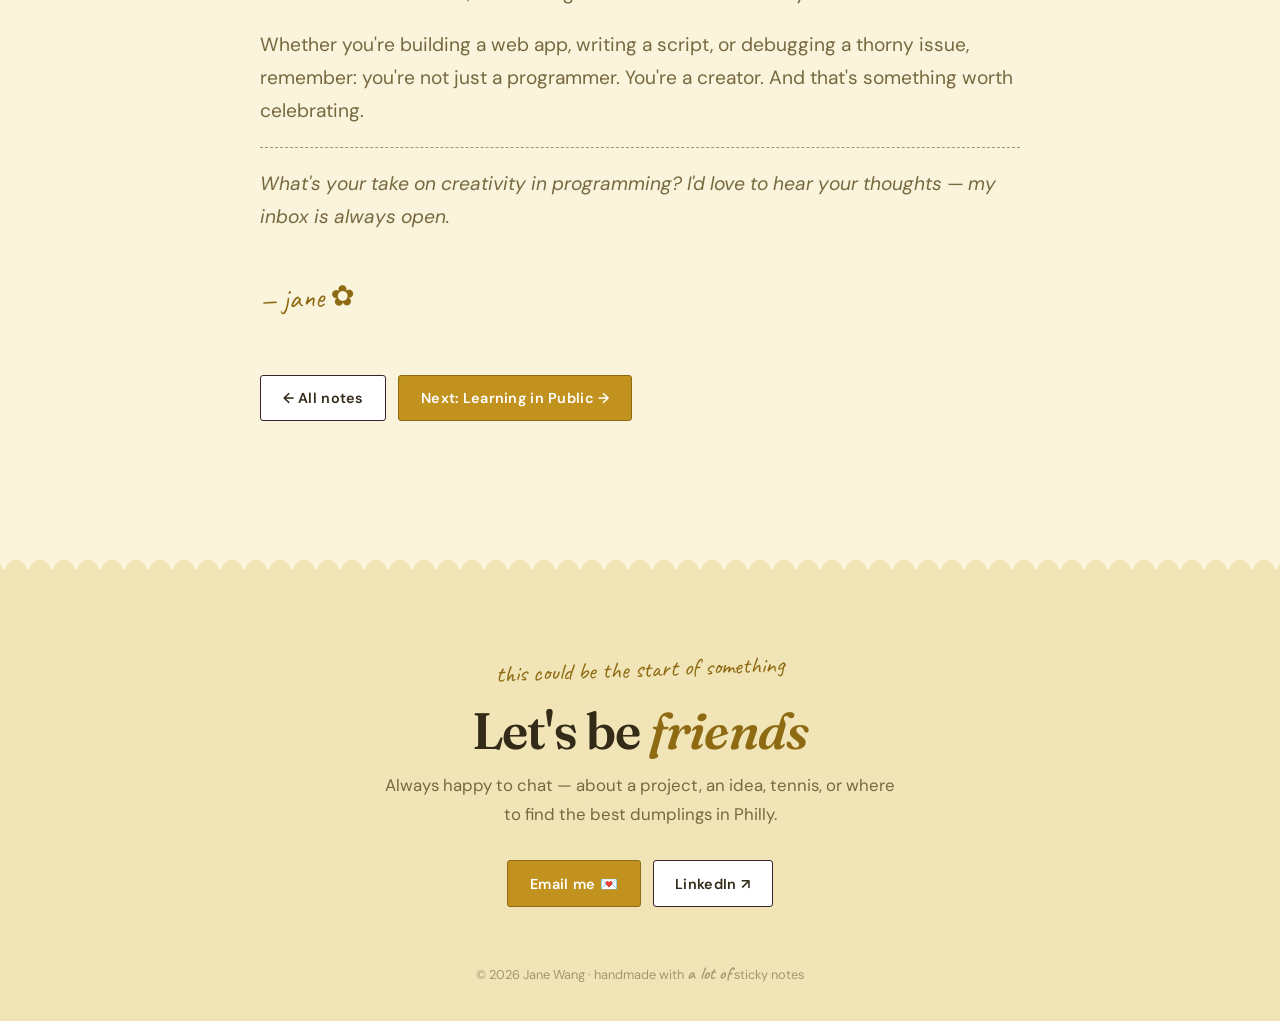
<file: blog-creativity-in-code.html>
<!DOCTYPE html>
<html lang="en">
<head>
  <meta charset="UTF-8">
  <meta name="viewport" content="width=device-width, initial-scale=1.0">
  <meta name="description" content="Reflections on creativity in code — why programming is as much art as logic, by Jane Wang.">
  <title>Reflections on Creativity in Code — Jane Wang</title>

  <link rel="stylesheet" href="css/main.css">
  <link rel="stylesheet" href="css/components.css">
  <link rel="stylesheet" href="css/pages.css">

  <link rel="icon" type="image/svg+xml" href="data:image/svg+xml,<svg xmlns='http://www.w3.org/2000/svg' viewBox='0 0 100 100'><text y='.9em' font-size='90'>✿</text></svg>">
</head>
<body class="theme-lemon">

  <!-- ===================== NAV ===================== -->
  <nav class="nav">
    <div class="container nav__inner">
      <a href="index.html" class="nav__brand">jane <em>wang</em></a>

      <button class="nav__toggle" aria-label="Toggle navigation" aria-expanded="false">☰</button>

      <div class="nav__links">
        <a href="about.html" class="nav__link">About</a>
        <a href="hobbies.html" class="nav__link">Hobbies</a>
        <a href="projects.html" class="nav__link">Projects</a>
        <a href="blog.html" class="nav__link">Blog</a>
        <a href="mailto:jane2027@wharton.upenn.edu" class="btn btn--fill btn--sm nav__cta">Say hi ✿</a>
      </div>
    </div>
  </nav>

  <main>
    <article>

      <!-- ===================== ARTICLE HEAD ===================== -->
      <header class="article-head">
        <div class="container container--narrow">
          <a href="blog.html" class="article-back">← back to field notes</a>

          <h1 class="article-head__title">Reflections on <em class="display-italic" style="color: var(--accent);">Creativity</em> in Code</h1>

          <div class="card__meta" style="margin-bottom: var(--space-4);">
            <span>Jan 10, 2026</span>
            <span>·</span>
            <span>5 min read</span>
            <span>·</span>
            <span>by Jane Wang</span>
          </div>

          <div class="article-banner" style="background: linear-gradient(135deg, var(--accent-faint), var(--accent-faint));">
            🎨
          </div>
        </div>
      </header>

      <!-- ===================== ARTICLE BODY ===================== -->
      <div class="container container--narrow article-body" style="padding-bottom: var(--space-5);">

        <p style="font-size: var(--text-xl); color: var(--ink); font-weight: 500;">
          Programming is often portrayed as a purely logical discipline—a series of algorithms, syntax rules, and problem-solving exercises. But anyone who's spent time writing code knows there's something more at play: creativity.
        </p>

        <p>
          When I first started coding, I thought creativity was reserved for designers and artists. Code was about making things work, following best practices, and solving well-defined problems. But the more I wrote, the more I realized that some of the most satisfying moments in programming came from those creative leaps—finding an elegant solution where a clunky one existed, refactoring code into something beautiful, or architecting a system that just <em>feels right</em>.
        </p>

        <h2>The Art of the Elegant Solution</h2>

        <p>
          There's a difference between code that works and code that sings. The former gets the job done; the latter does it with style. I've learned that elegance in code isn't about being clever for the sake of it—it's about clarity, simplicity, and intention.
        </p>

        <p>
          Consider a function that processes data. You could write it as a nested maze of if-statements and loops, or you could step back, think creatively about the problem, and write something clean and readable. Both might produce the same output, but one invites future developers (including yourself) to understand and extend it, while the other begs for a rewrite.
        </p>

        <blockquote>
          "Programs must be written for people to read, and only incidentally for machines to execute." — Harold Abelson
        </blockquote>

        <h2>Constraints Breed Creativity</h2>

        <p>
          One of the most interesting parallels between coding and traditional creative fields is the role of constraints. Just as a poet must work within meter and rhyme, a programmer must work within the bounds of performance, memory, and maintainability.
        </p>

        <p>
          These constraints don't stifle creativity—they channel it. When you can't brute-force a solution because it's too slow, you're forced to think differently. When you can't add another dependency because of bundle size, you get creative with what you have. Some of my best code has come from these moments of constraint.
        </p>

        <h2>Naming Things: The Unsung Creative Act</h2>

        <p>
          They say there are only two hard problems in computer science: cache invalidation and naming things. I'd argue that naming is fundamentally a creative act.
        </p>

        <p>
          A well-named variable or function doesn't just describe what something does—it tells a story. It makes code self-documenting. It creates a mental model for anyone reading it. Finding that perfect name, the one that just clicks, is as satisfying as writing a great line of prose.
        </p>

        <h2>The Creative Process in Debugging</h2>

        <p>
          Debugging might seem like the least creative part of programming, but I've found it to be one of the most imaginative. When you're tracking down a bug, you're a detective piecing together clues, forming hypotheses, and testing theories. You're thinking laterally, considering edge cases, and sometimes making creative leaps to understand what's going wrong.
        </p>

        <p>
          The "aha!" moment when you finally understand a bug? That's creative insight in action.
        </p>

        <h2>Embracing the Creative Side</h2>

        <p>
          So what does it mean to embrace creativity in coding? For me, it's about:
        </p>

        <ul>
          <li><strong>Taking time to refactor:</strong> Don't just make it work—make it beautiful.</li>
          <li><strong>Exploring different approaches:</strong> The first solution that works isn't always the best one.</li>
          <li><strong>Reading great code:</strong> Just like writers read great literature, programmers should study elegant code.</li>
          <li><strong>Experimenting without judgment:</strong> Not every creative experiment will work out, and that's okay.</li>
          <li><strong>Finding joy in the craft:</strong> Programming is both science and art. Enjoy both aspects.</li>
        </ul>

        <h2>Final Thoughts</h2>

        <p>
          Creativity in code isn't about writing unnecessarily complex solutions or showing off. It's about approaching problems with an open mind, crafting solutions that are both functional and beautiful, and finding satisfaction in the artistry of well-written code.
        </p>

        <p>
          Whether you're building a web app, writing a script, or debugging a thorny issue, remember: you're not just a programmer. You're a creator. And that's something worth celebrating.
        </p>

        <p style="border-top: 1.5px dashed var(--ink-faint); padding-top: var(--space-3); font-style: italic;">
          What's your take on creativity in programming? I'd love to hear your thoughts — my inbox is always open.
        </p>

        <span class="article-sign">— jane ✿</span>

        <div style="margin-top: var(--space-5); display: flex; gap: var(--space-2); flex-wrap: wrap;">
          <a href="blog.html" class="btn">← All notes</a>
          <a href="blog-learning-in-public.html" class="btn btn--fill">Next: Learning in Public →</a>
        </div>
      </div>

    </article>
  </main>

  <!-- ===================== FOOTER ===================== -->
  <footer class="footer">
    <div class="container">
      <span class="section-kicker">this could be the start of something</span>
      <h2 class="footer__title">Let's be <em>friends</em></h2>
      <p class="footer__blurb">
        Always happy to chat — about a project, an idea, tennis, or where to find the best dumplings in Philly.
      </p>
      <div class="footer__links">
        <a href="mailto:jane2027@wharton.upenn.edu" class="btn btn--fill">Email me 💌</a>
        <a href="https://linkedin.com/in/janelianwang/" class="btn">LinkedIn ↗</a>
      </div>
      <p class="footer__fine">© 2026 Jane Wang · handmade with <span class="hand">a lot of</span> sticky notes</p>
    </div>
  </footer>

  <script src="js/main.js"></script>

</body>
</html>
</file>
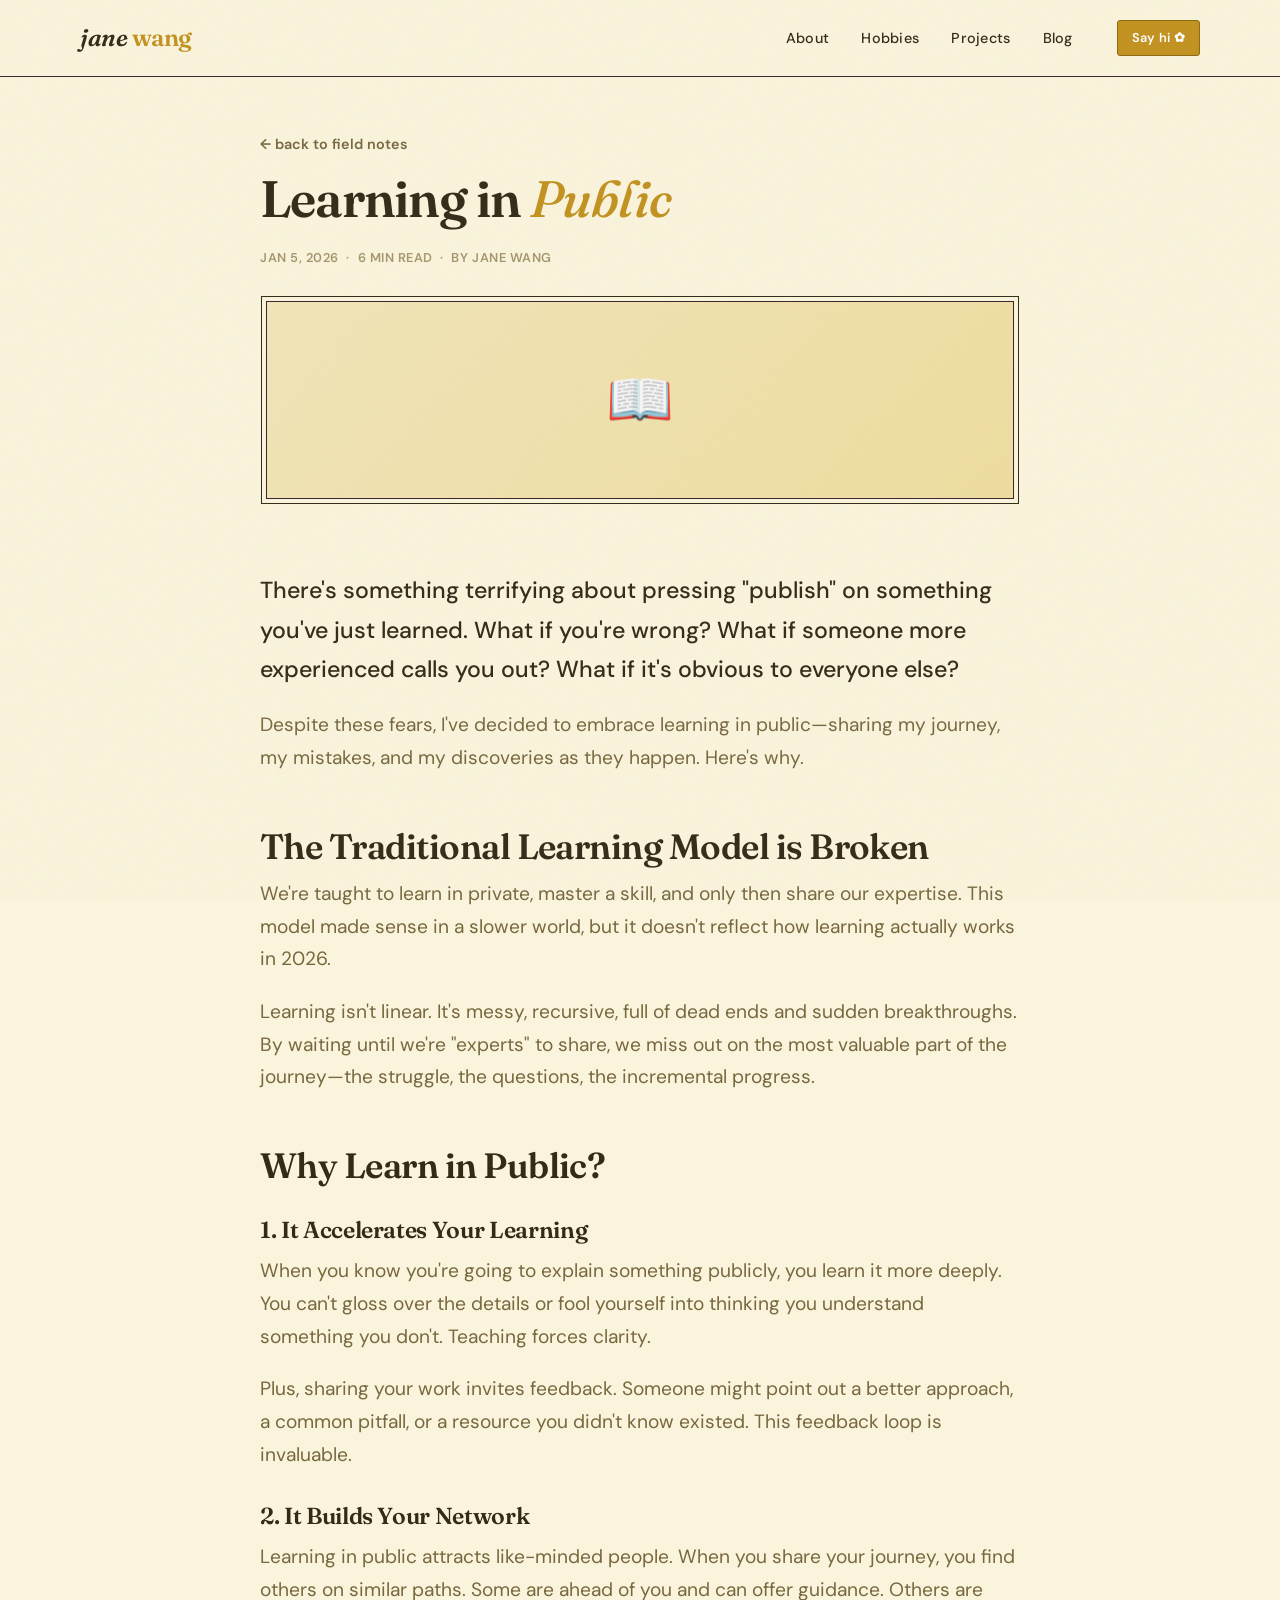
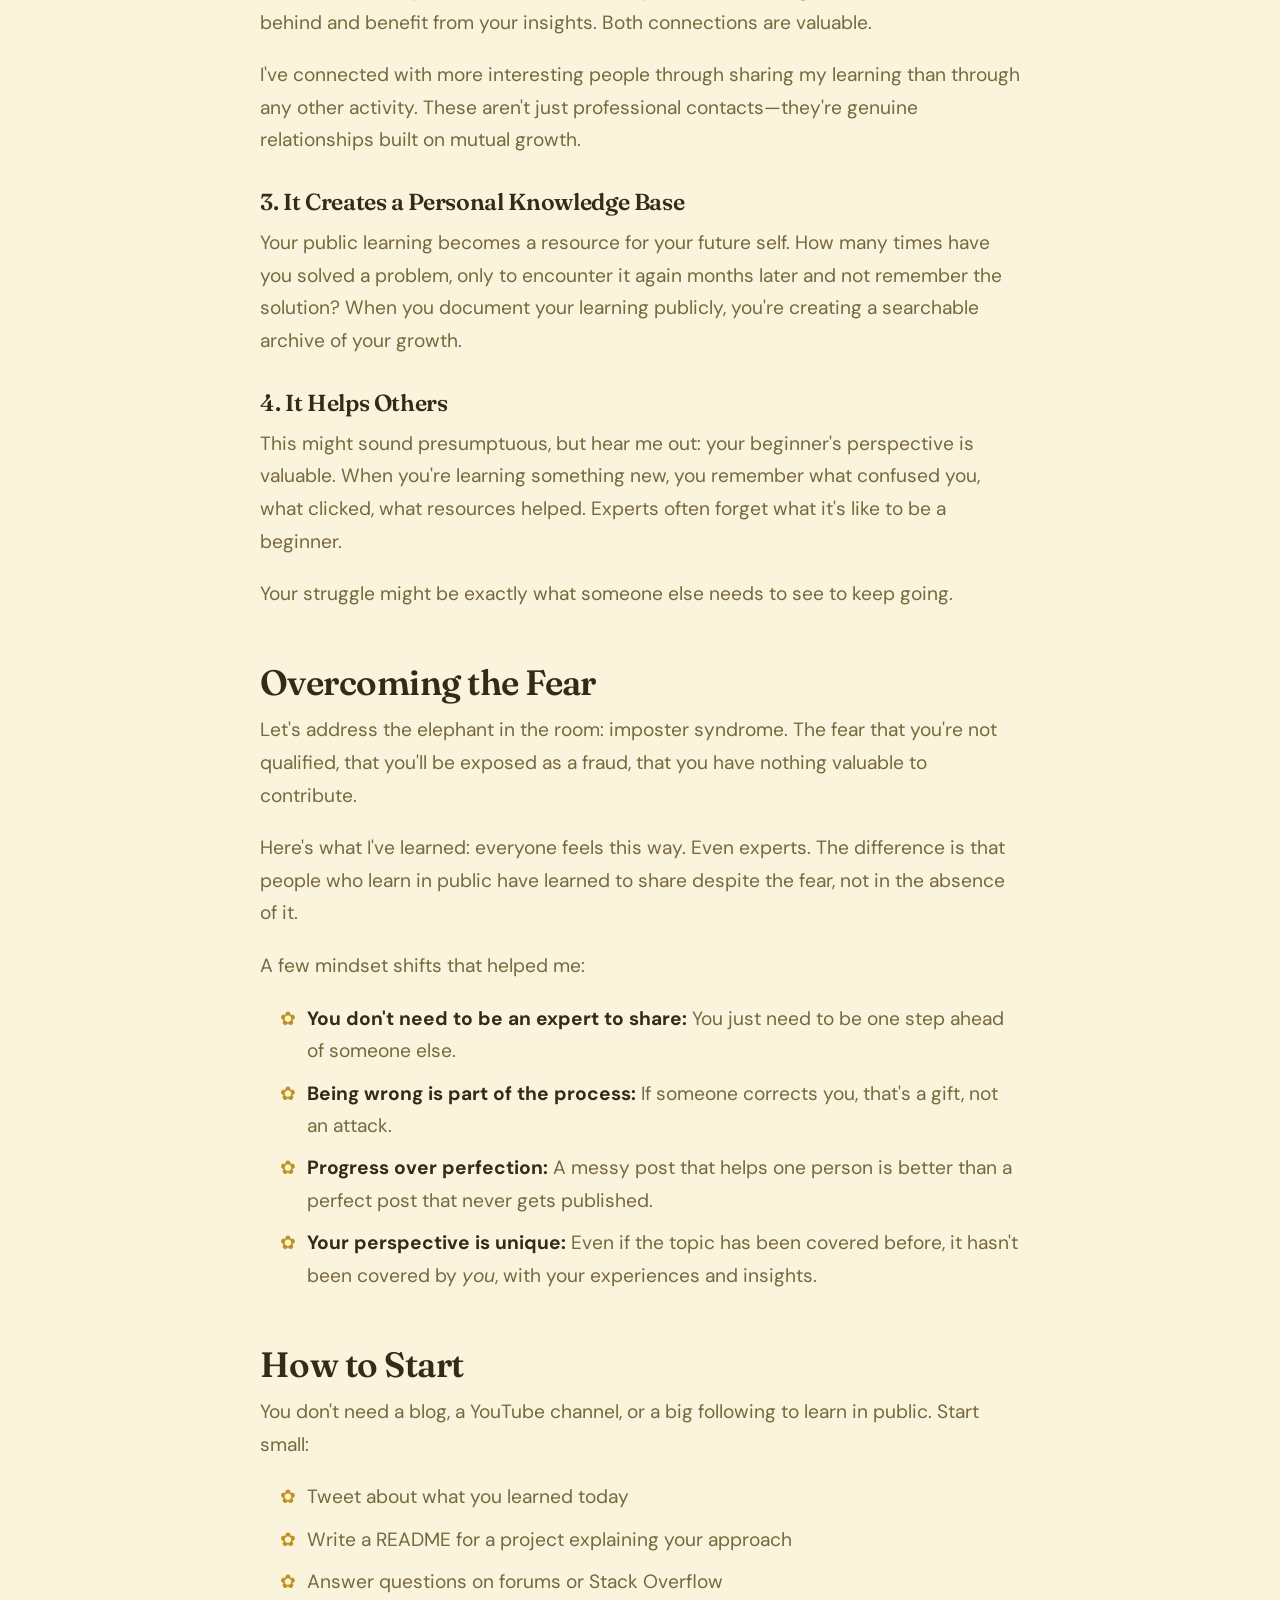
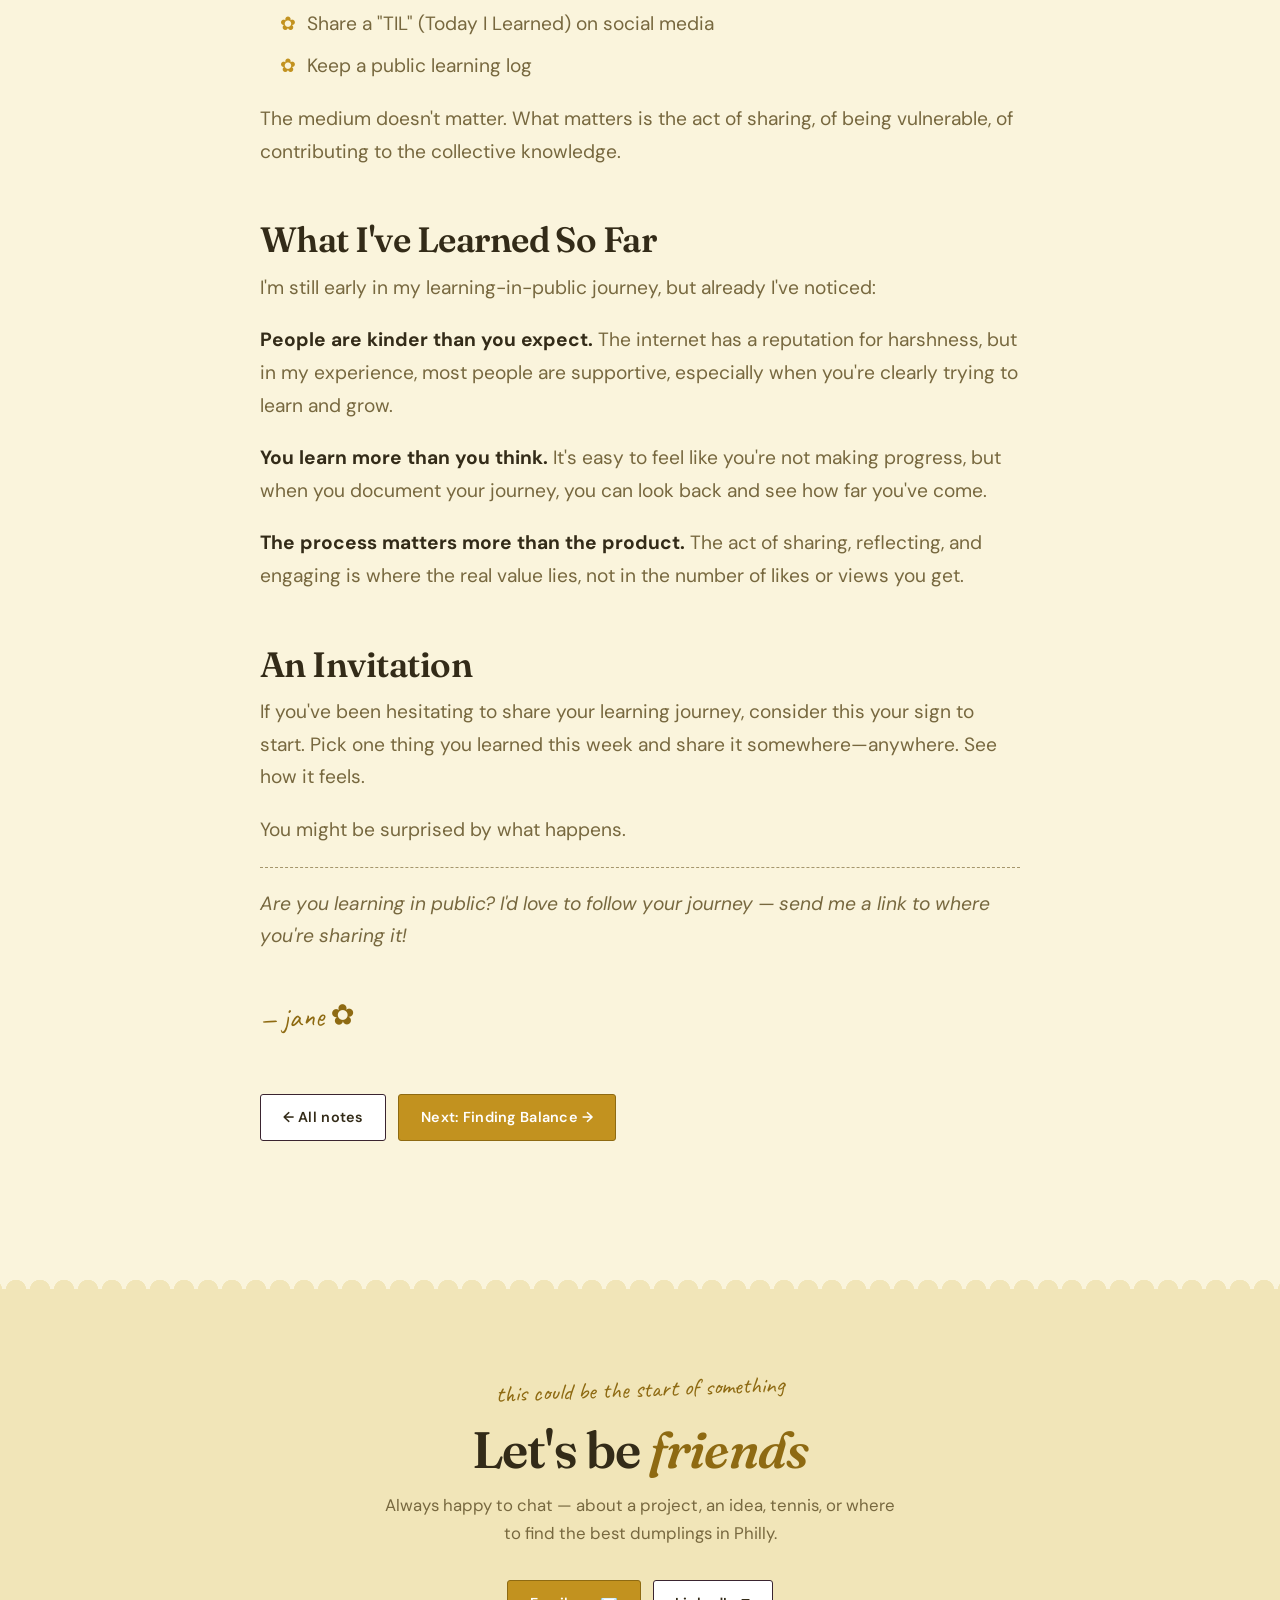
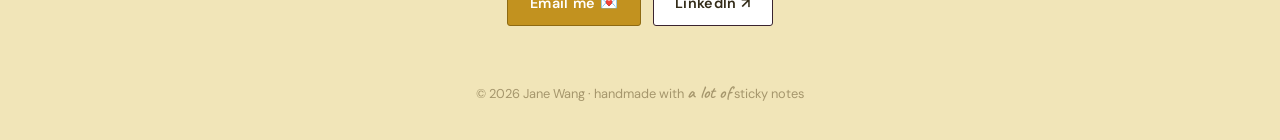
<file: blog-learning-in-public.html>
<!DOCTYPE html>
<html lang="en">
<head>
  <meta charset="UTF-8">
  <meta name="viewport" content="width=device-width, initial-scale=1.0">
  <meta name="description" content="Learning in public — why sharing your learning journey is one of the most effective ways to grow, by Jane Wang.">
  <title>Learning in Public — Jane Wang</title>

  <link rel="stylesheet" href="css/main.css">
  <link rel="stylesheet" href="css/components.css">
  <link rel="stylesheet" href="css/pages.css">

  <link rel="icon" type="image/svg+xml" href="data:image/svg+xml,<svg xmlns='http://www.w3.org/2000/svg' viewBox='0 0 100 100'><text y='.9em' font-size='90'>✿</text></svg>">
</head>
<body class="theme-lemon">

  <!-- ===================== NAV ===================== -->
  <nav class="nav">
    <div class="container nav__inner">
      <a href="index.html" class="nav__brand">jane <em>wang</em></a>

      <button class="nav__toggle" aria-label="Toggle navigation" aria-expanded="false">☰</button>

      <div class="nav__links">
        <a href="about.html" class="nav__link">About</a>
        <a href="hobbies.html" class="nav__link">Hobbies</a>
        <a href="projects.html" class="nav__link">Projects</a>
        <a href="blog.html" class="nav__link">Blog</a>
        <a href="mailto:jane2027@wharton.upenn.edu" class="btn btn--fill btn--sm nav__cta">Say hi ✿</a>
      </div>
    </div>
  </nav>

  <main>
    <article>

      <!-- ===================== ARTICLE HEAD ===================== -->
      <header class="article-head">
        <div class="container container--narrow">
          <a href="blog.html" class="article-back">← back to field notes</a>

          <h1 class="article-head__title">Learning in <em class="display-italic" style="color: var(--accent);">Public</em></h1>

          <div class="card__meta" style="margin-bottom: var(--space-4);">
            <span>Jan 5, 2026</span>
            <span>·</span>
            <span>6 min read</span>
            <span>·</span>
            <span>by Jane Wang</span>
          </div>

          <div class="article-banner" style="background: linear-gradient(135deg, var(--bg-deep), var(--accent-soft));">
            📖
          </div>
        </div>
      </header>

      <!-- ===================== ARTICLE BODY ===================== -->
      <div class="container container--narrow article-body" style="padding-bottom: var(--space-5);">

        <p style="font-size: var(--text-xl); color: var(--ink); font-weight: 500;">
          There's something terrifying about pressing "publish" on something you've just learned. What if you're wrong? What if someone more experienced calls you out? What if it's obvious to everyone else?
        </p>

        <p>
          Despite these fears, I've decided to embrace learning in public—sharing my journey, my mistakes, and my discoveries as they happen. Here's why.
        </p>

        <h2>The Traditional Learning Model is Broken</h2>

        <p>
          We're taught to learn in private, master a skill, and only then share our expertise. This model made sense in a slower world, but it doesn't reflect how learning actually works in 2026.
        </p>

        <p>
          Learning isn't linear. It's messy, recursive, full of dead ends and sudden breakthroughs. By waiting until we're "experts" to share, we miss out on the most valuable part of the journey—the struggle, the questions, the incremental progress.
        </p>

        <h2>Why Learn in Public?</h2>

        <h3>1. It Accelerates Your Learning</h3>

        <p>
          When you know you're going to explain something publicly, you learn it more deeply. You can't gloss over the details or fool yourself into thinking you understand something you don't. Teaching forces clarity.
        </p>

        <p>
          Plus, sharing your work invites feedback. Someone might point out a better approach, a common pitfall, or a resource you didn't know existed. This feedback loop is invaluable.
        </p>

        <h3>2. It Builds Your Network</h3>

        <p>
          Learning in public attracts like-minded people. When you share your journey, you find others on similar paths. Some are ahead of you and can offer guidance. Others are behind and benefit from your insights. Both connections are valuable.
        </p>

        <p>
          I've connected with more interesting people through sharing my learning than through any other activity. These aren't just professional contacts—they're genuine relationships built on mutual growth.
        </p>

        <h3>3. It Creates a Personal Knowledge Base</h3>

        <p>
          Your public learning becomes a resource for your future self. How many times have you solved a problem, only to encounter it again months later and not remember the solution? When you document your learning publicly, you're creating a searchable archive of your growth.
        </p>

        <h3>4. It Helps Others</h3>

        <p>
          This might sound presumptuous, but hear me out: your beginner's perspective is valuable. When you're learning something new, you remember what confused you, what clicked, what resources helped. Experts often forget what it's like to be a beginner.
        </p>

        <p>
          Your struggle might be exactly what someone else needs to see to keep going.
        </p>

        <h2>Overcoming the Fear</h2>

        <p>
          Let's address the elephant in the room: imposter syndrome. The fear that you're not qualified, that you'll be exposed as a fraud, that you have nothing valuable to contribute.
        </p>

        <p>
          Here's what I've learned: everyone feels this way. Even experts. The difference is that people who learn in public have learned to share despite the fear, not in the absence of it.
        </p>

        <p>
          A few mindset shifts that helped me:
        </p>

        <ul>
          <li><strong>You don't need to be an expert to share:</strong> You just need to be one step ahead of someone else.</li>
          <li><strong>Being wrong is part of the process:</strong> If someone corrects you, that's a gift, not an attack.</li>
          <li><strong>Progress over perfection:</strong> A messy post that helps one person is better than a perfect post that never gets published.</li>
          <li><strong>Your perspective is unique:</strong> Even if the topic has been covered before, it hasn't been covered by <em>you</em>, with your experiences and insights.</li>
        </ul>

        <h2>How to Start</h2>

        <p>
          You don't need a blog, a YouTube channel, or a big following to learn in public. Start small:
        </p>

        <ul>
          <li>Tweet about what you learned today</li>
          <li>Write a README for a project explaining your approach</li>
          <li>Answer questions on forums or Stack Overflow</li>
          <li>Share a "TIL" (Today I Learned) on social media</li>
          <li>Keep a public learning log</li>
        </ul>

        <p>
          The medium doesn't matter. What matters is the act of sharing, of being vulnerable, of contributing to the collective knowledge.
        </p>

        <h2>What I've Learned So Far</h2>

        <p>
          I'm still early in my learning-in-public journey, but already I've noticed:
        </p>

        <p>
          <strong>People are kinder than you expect.</strong> The internet has a reputation for harshness, but in my experience, most people are supportive, especially when you're clearly trying to learn and grow.
        </p>

        <p>
          <strong>You learn more than you think.</strong> It's easy to feel like you're not making progress, but when you document your journey, you can look back and see how far you've come.
        </p>

        <p>
          <strong>The process matters more than the product.</strong> The act of sharing, reflecting, and engaging is where the real value lies, not in the number of likes or views you get.
        </p>

        <h2>An Invitation</h2>

        <p>
          If you've been hesitating to share your learning journey, consider this your sign to start. Pick one thing you learned this week and share it somewhere—anywhere. See how it feels.
        </p>

        <p>
          You might be surprised by what happens.
        </p>

        <p style="border-top: 1.5px dashed var(--ink-faint); padding-top: var(--space-3); font-style: italic;">
          Are you learning in public? I'd love to follow your journey — send me a link to where you're sharing it!
        </p>

        <span class="article-sign">— jane ✿</span>

        <div style="margin-top: var(--space-5); display: flex; gap: var(--space-2); flex-wrap: wrap;">
          <a href="blog.html" class="btn">← All notes</a>
          <a href="blog-balance.html" class="btn btn--fill">Next: Finding Balance →</a>
        </div>
      </div>

    </article>
  </main>

  <!-- ===================== FOOTER ===================== -->
  <footer class="footer">
    <div class="container">
      <span class="section-kicker">this could be the start of something</span>
      <h2 class="footer__title">Let's be <em>friends</em></h2>
      <p class="footer__blurb">
        Always happy to chat — about a project, an idea, tennis, or where to find the best dumplings in Philly.
      </p>
      <div class="footer__links">
        <a href="mailto:jane2027@wharton.upenn.edu" class="btn btn--fill">Email me 💌</a>
        <a href="https://linkedin.com/in/janelianwang/" class="btn">LinkedIn ↗</a>
      </div>
      <p class="footer__fine">© 2026 Jane Wang · handmade with <span class="hand">a lot of</span> sticky notes</p>
    </div>
  </footer>

  <script src="js/main.js"></script>

</body>
</html>
</file>
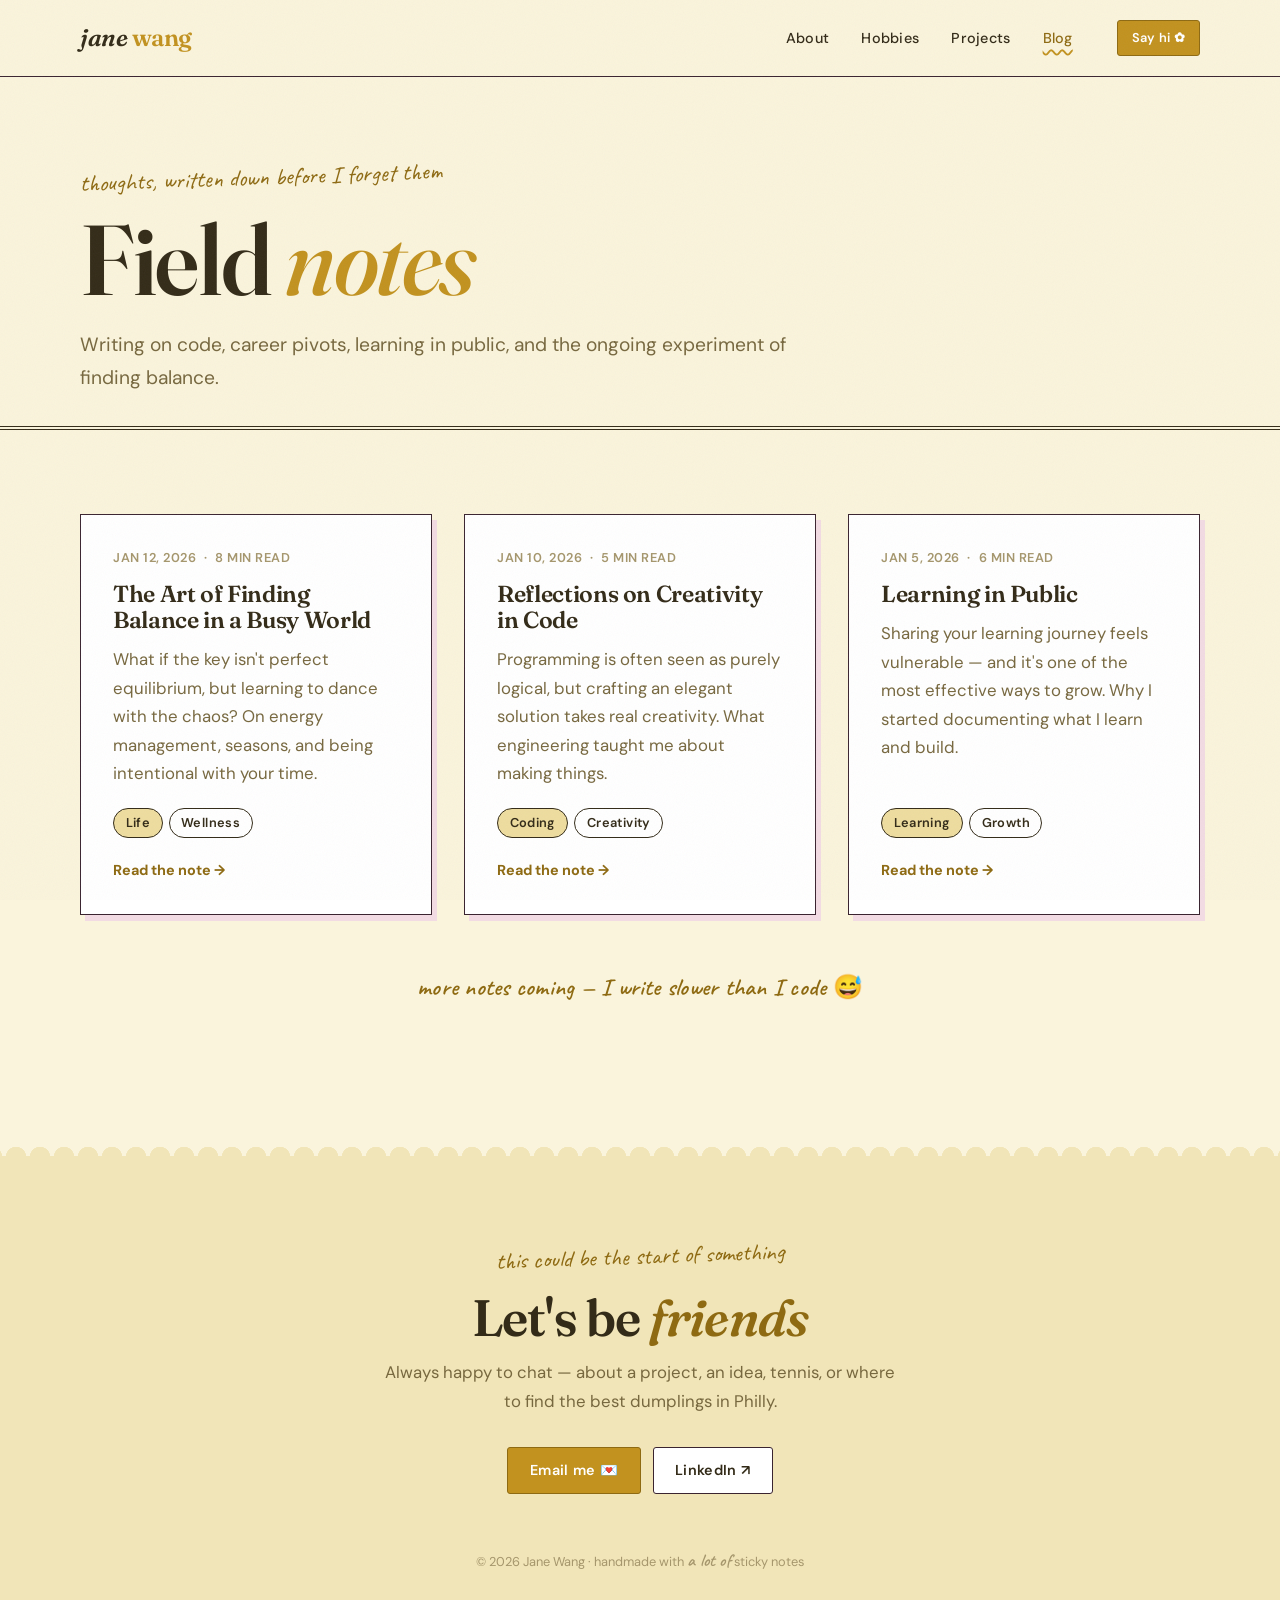
<file: blog.html>
<!DOCTYPE html>
<html lang="en">
<head>
  <meta charset="UTF-8">
  <meta name="viewport" content="width=device-width, initial-scale=1.0">
  <meta name="description" content="Field notes by Jane Wang — writing on code, career pivots, learning in public, and finding balance.">
  <title>Blog — Jane Wang</title>

  <link rel="stylesheet" href="css/main.css">
  <link rel="stylesheet" href="css/components.css">
  <link rel="stylesheet" href="css/pages.css">

  <link rel="icon" type="image/svg+xml" href="data:image/svg+xml,<svg xmlns='http://www.w3.org/2000/svg' viewBox='0 0 100 100'><text y='.9em' font-size='90'>✿</text></svg>">
</head>
<body class="theme-lemon">

  <!-- ===================== NAV ===================== -->
  <nav class="nav">
    <div class="container nav__inner">
      <a href="index.html" class="nav__brand">jane <em>wang</em></a>

      <button class="nav__toggle" aria-label="Toggle navigation" aria-expanded="false">☰</button>

      <div class="nav__links">
        <a href="about.html" class="nav__link">About</a>
        <a href="hobbies.html" class="nav__link">Hobbies</a>
        <a href="projects.html" class="nav__link">Projects</a>
        <a href="blog.html" class="nav__link">Blog</a>
        <a href="mailto:jane2027@wharton.upenn.edu" class="btn btn--fill btn--sm nav__cta">Say hi ✿</a>
      </div>
    </div>
  </nav>

  <main>

    <!-- ===================== PAGE HERO ===================== -->
    <header class="page-hero">
      <div class="container">
        <span class="section-kicker">thoughts, written down before I forget them</span>
        <h1 class="page-hero__title">Field <em>notes</em></h1>
        <p class="section-lede">
          Writing on code, career pivots, learning in public, and the ongoing experiment
          of finding balance.
        </p>
      </div>
    </header>

    <!-- ===================== POSTS =====================
         🧩 MODULAR: each post is one self-contained <article> block.
         To ADD a post    → copy any block, update the link, date & text
                            (and create a matching blog-your-post.html page).
         To REMOVE a post → delete the whole block. The grid reflows itself.
    ========================================================== -->
    <section class="section--tight">
      <div class="container">
        <div class="grid-3">

          <!-- ── POST: Finding Balance ── -->
          <article class="card card--hover post-card reveal">
            <div class="card__meta">
              <span>Jan 12, 2026</span>
              <span>·</span>
              <span>8 min read</span>
            </div>
            <h3 class="card__title">The Art of Finding Balance in a Busy World</h3>
            <p class="post-card__excerpt">
              What if the key isn't perfect equilibrium, but learning to dance with the chaos?
              On energy management, seasons, and being intentional with your time.
            </p>
            <div class="tag-row" style="margin-bottom: var(--space-3);">
              <span class="tag tag--fill">Life</span>
              <span class="tag">Wellness</span>
            </div>
            <a href="blog-balance.html" class="post-card__more">Read the note →</a>
          </article>
          <!-- ── end post ── -->

          <!-- ── POST: Creativity in Code ── -->
          <article class="card card--hover post-card reveal" data-delay="1">
            <div class="card__meta">
              <span>Jan 10, 2026</span>
              <span>·</span>
              <span>5 min read</span>
            </div>
            <h3 class="card__title">Reflections on Creativity in Code</h3>
            <p class="post-card__excerpt">
              Programming is often seen as purely logical, but crafting an elegant solution
              takes real creativity. What engineering taught me about making things.
            </p>
            <div class="tag-row" style="margin-bottom: var(--space-3);">
              <span class="tag tag--fill">Coding</span>
              <span class="tag">Creativity</span>
            </div>
            <a href="blog-creativity-in-code.html" class="post-card__more">Read the note →</a>
          </article>
          <!-- ── end post ── -->

          <!-- ── POST: Learning in Public ── -->
          <article class="card card--hover post-card reveal" data-delay="2">
            <div class="card__meta">
              <span>Jan 5, 2026</span>
              <span>·</span>
              <span>6 min read</span>
            </div>
            <h3 class="card__title">Learning in Public</h3>
            <p class="post-card__excerpt">
              Sharing your learning journey feels vulnerable — and it's one of the most
              effective ways to grow. Why I started documenting what I learn and build.
            </p>
            <div class="tag-row" style="margin-bottom: var(--space-3);">
              <span class="tag tag--fill">Learning</span>
              <span class="tag">Growth</span>
            </div>
            <a href="blog-learning-in-public.html" class="post-card__more">Read the note →</a>
          </article>
          <!-- ── end post ── -->

        </div>

        <p class="center" style="margin-top: var(--space-5);">
          <span class="hand" style="font-size: 1.5rem;">more notes coming — I write slower than I code 😅</span>
        </p>
      </div>
    </section>

  </main>

  <!-- ===================== FOOTER ===================== -->
  <footer class="footer">
    <div class="container">
      <span class="section-kicker">this could be the start of something</span>
      <h2 class="footer__title">Let's be <em>friends</em></h2>
      <p class="footer__blurb">
        Always happy to chat — about a project, an idea, tennis, or where to find the best dumplings in Philly.
      </p>
      <div class="footer__links">
        <a href="mailto:jane2027@wharton.upenn.edu" class="btn btn--fill">Email me 💌</a>
        <a href="https://linkedin.com/in/janelianwang/" class="btn">LinkedIn ↗</a>
      </div>
      <p class="footer__fine">© 2026 Jane Wang · handmade with <span class="hand">a lot of</span> sticky notes</p>
    </div>
  </footer>

  <script src="js/main.js"></script>

</body>
</html>
</file>
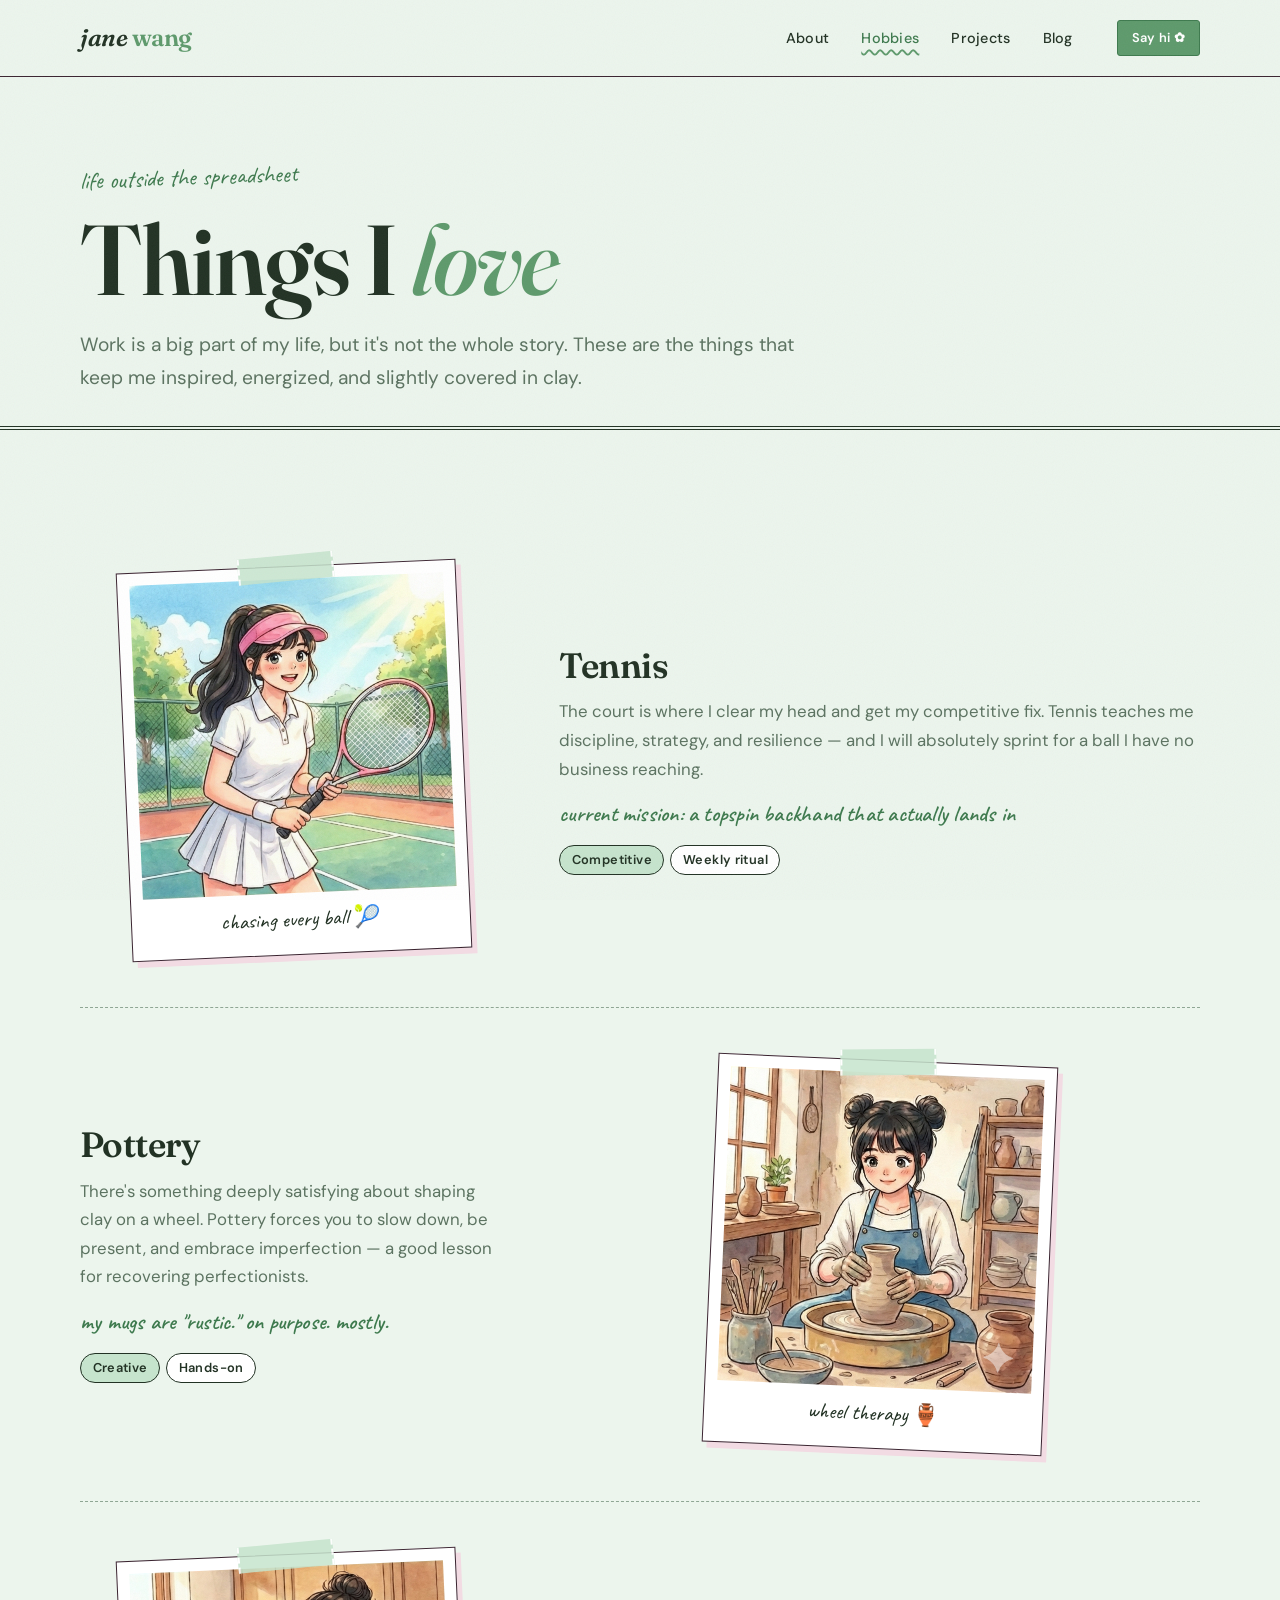
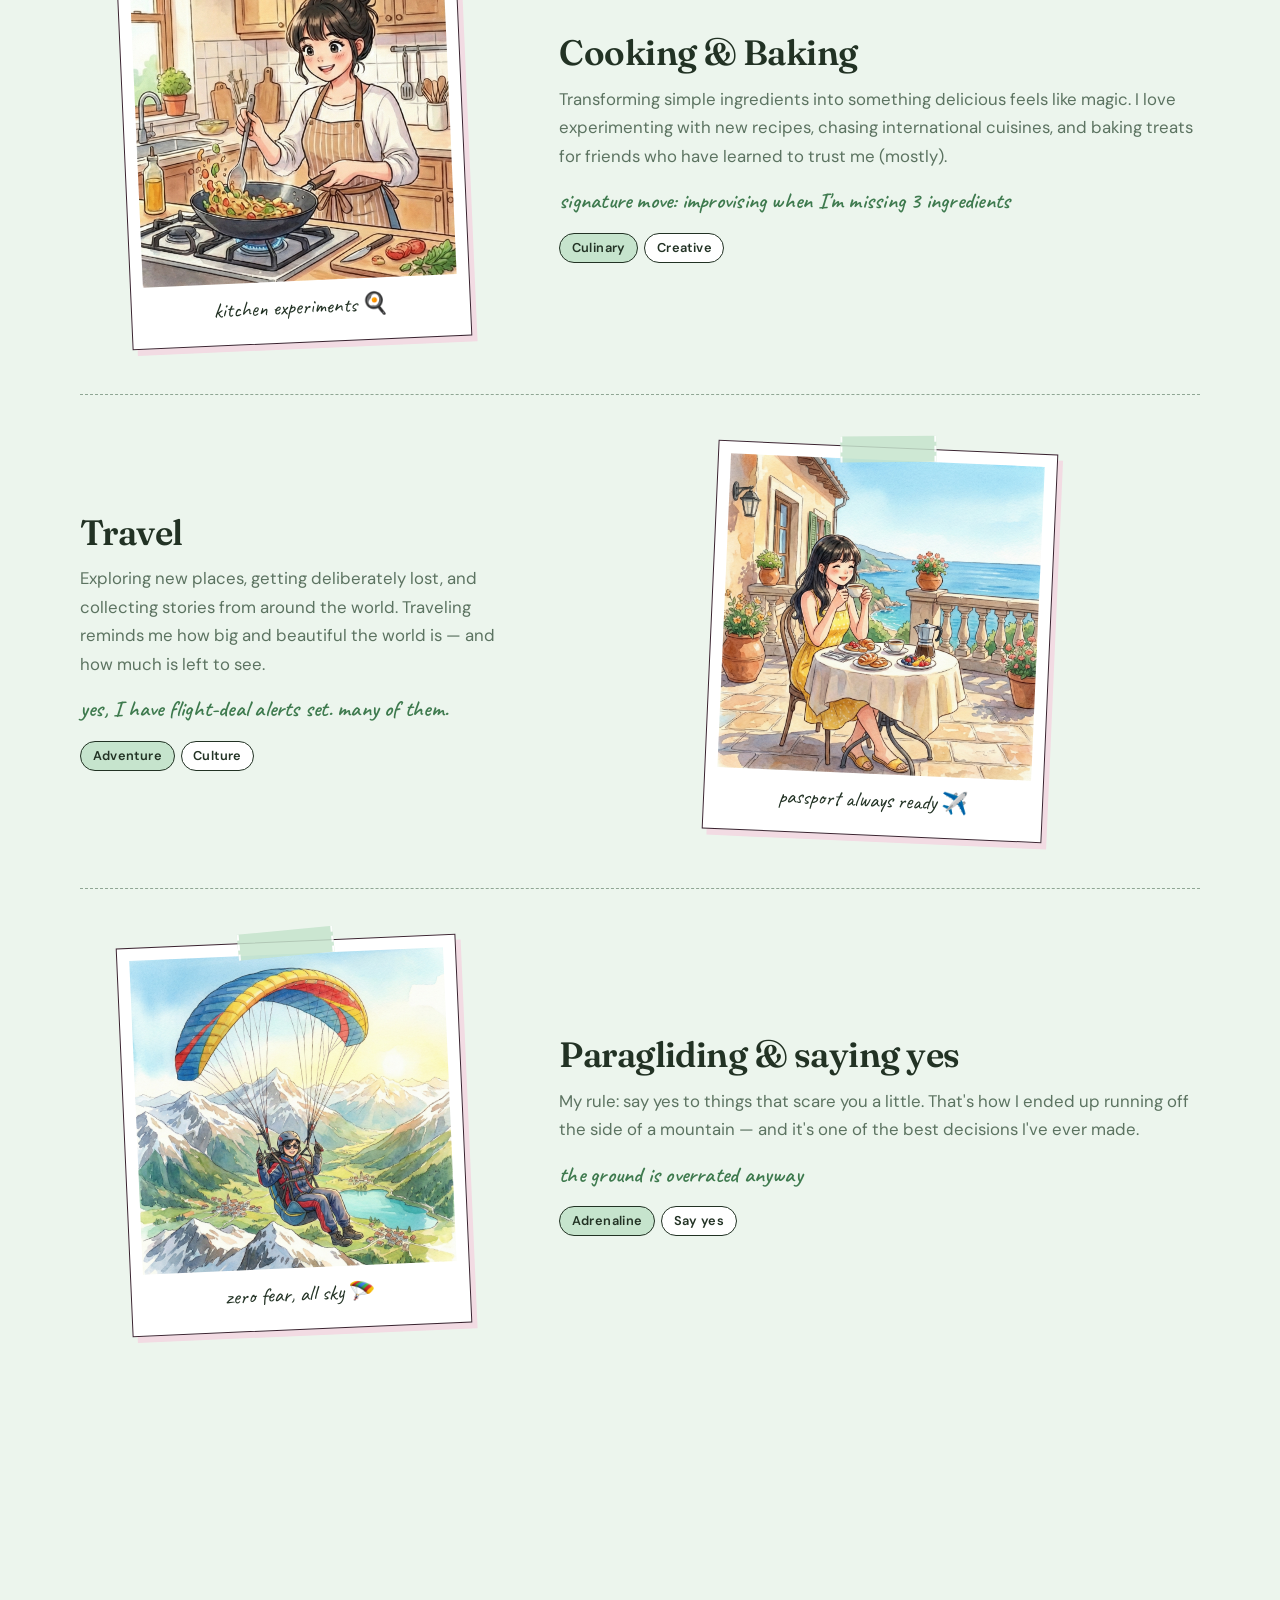
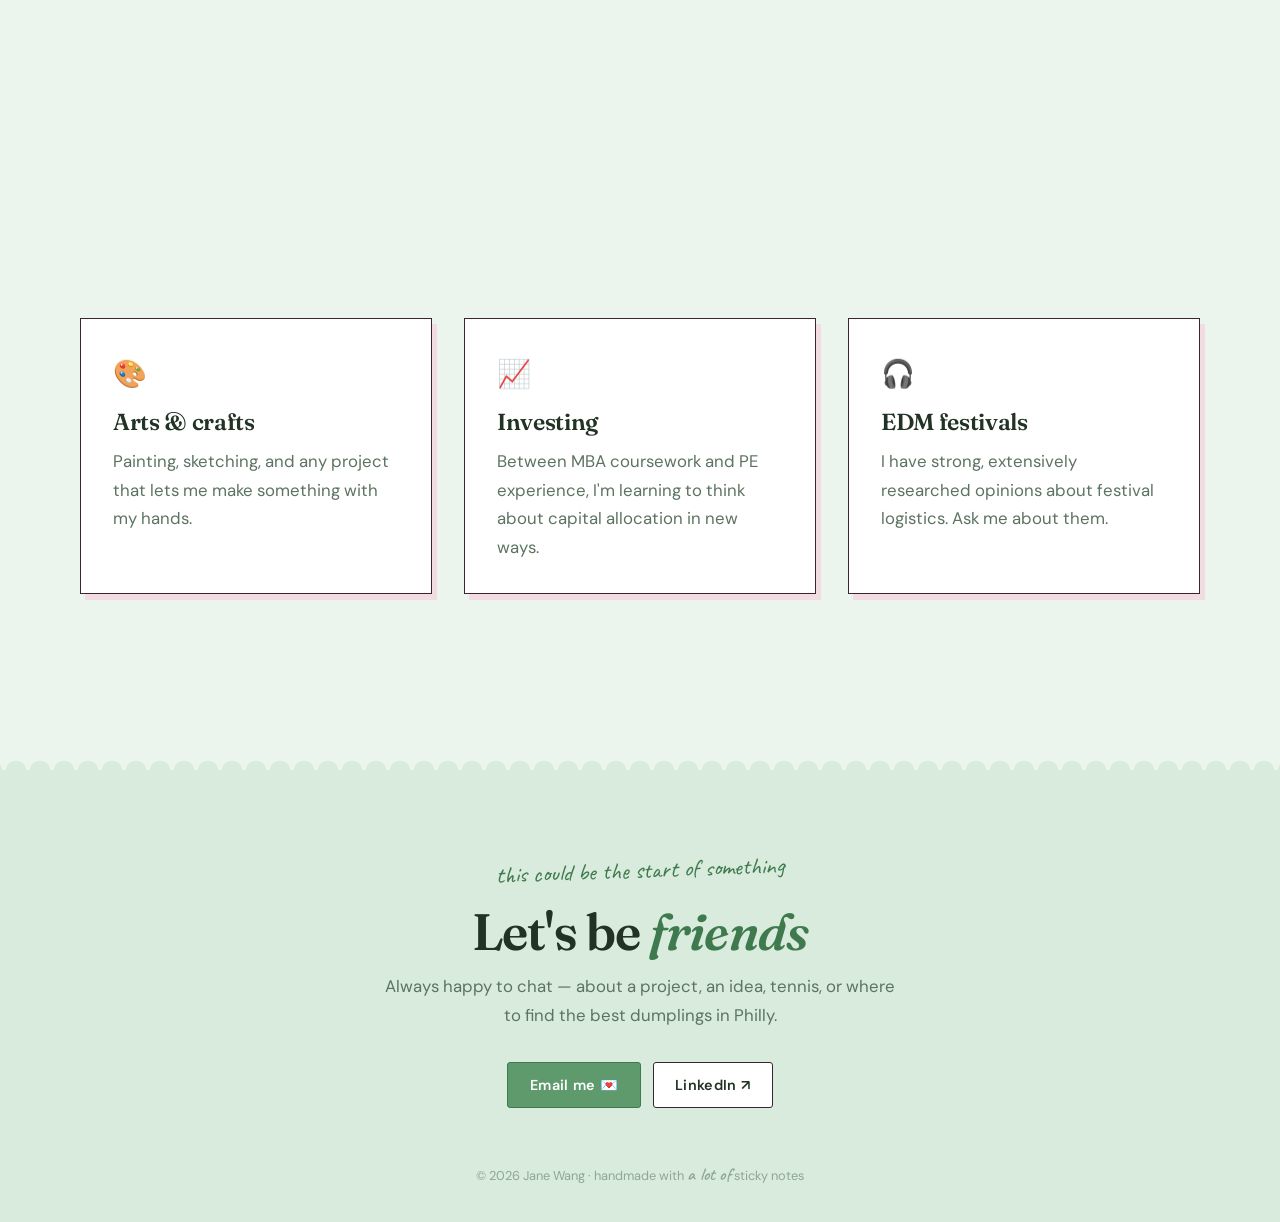
<file: hobbies.html>
<!DOCTYPE html>
<html lang="en">
<head>
  <meta charset="UTF-8">
  <meta name="viewport" content="width=device-width, initial-scale=1.0">
  <meta name="description" content="Jane Wang's hobbies — tennis, pottery, cooking, travel, paragliding, and more things that keep her human.">
  <title>Hobbies — Jane Wang</title>

  <link rel="stylesheet" href="css/main.css">
  <link rel="stylesheet" href="css/components.css">
  <link rel="stylesheet" href="css/pages.css">

  <link rel="icon" type="image/svg+xml" href="data:image/svg+xml,<svg xmlns='http://www.w3.org/2000/svg' viewBox='0 0 100 100'><text y='.9em' font-size='90'>✿</text></svg>">
</head>
<body class="theme-mint">

  <!-- ===================== NAV ===================== -->
  <nav class="nav">
    <div class="container nav__inner">
      <a href="index.html" class="nav__brand">jane <em>wang</em></a>

      <button class="nav__toggle" aria-label="Toggle navigation" aria-expanded="false">☰</button>

      <div class="nav__links">
        <a href="about.html" class="nav__link">About</a>
        <a href="hobbies.html" class="nav__link">Hobbies</a>
        <a href="projects.html" class="nav__link">Projects</a>
        <a href="blog.html" class="nav__link">Blog</a>
        <a href="mailto:jane2027@wharton.upenn.edu" class="btn btn--fill btn--sm nav__cta">Say hi ✿</a>
      </div>
    </div>
  </nav>

  <main>

    <!-- ===================== PAGE HERO ===================== -->
    <header class="page-hero">
      <div class="container">
        <span class="section-kicker">life outside the spreadsheet</span>
        <h1 class="page-hero__title">Things I <em>love</em></h1>
        <p class="section-lede">
          Work is a big part of my life, but it's not the whole story. These are the things
          that keep me inspired, energized, and slightly covered in clay.
        </p>
      </div>
    </header>

    <!-- ===================== FEATURE HOBBIES (with illustrations) ===================== -->
    <section class="section--tight">
      <div class="container">

        <div class="hobby-feature">
          <div class="hobby-feature__media reveal">
            <div class="sticker sticker--tilt-l">
              <img src="images/tennis_jane.png" alt="Illustration of Jane playing tennis">
              <p class="sticker__caption">chasing every ball 🎾</p>
            </div>
          </div>
          <div class="reveal" data-delay="1">
            <h3>Tennis</h3>
            <p style="margin-bottom: var(--space-2);">
              The court is where I clear my head and get my competitive fix. Tennis teaches me
              discipline, strategy, and resilience — and I will absolutely sprint for a ball
              I have no business reaching.
            </p>
            <span class="hand">current mission: a topspin backhand that actually lands in</span>
            <div class="tag-row" style="margin-top: var(--space-2);">
              <span class="tag tag--fill">Competitive</span>
              <span class="tag">Weekly ritual</span>
            </div>
          </div>
        </div>

        <div class="hobby-feature">
          <div class="hobby-feature__media reveal">
            <div class="sticker sticker--tilt-r">
              <img src="images/pottery_jane.png" alt="Illustration of Jane at a pottery wheel">
              <p class="sticker__caption">wheel therapy 🏺</p>
            </div>
          </div>
          <div class="reveal" data-delay="1">
            <h3>Pottery</h3>
            <p style="margin-bottom: var(--space-2);">
              There's something deeply satisfying about shaping clay on a wheel. Pottery forces
              you to slow down, be present, and embrace imperfection — a good lesson for
              recovering perfectionists.
            </p>
            <span class="hand">my mugs are "rustic." on purpose. mostly.</span>
            <div class="tag-row" style="margin-top: var(--space-2);">
              <span class="tag tag--fill">Creative</span>
              <span class="tag">Hands-on</span>
            </div>
          </div>
        </div>

        <div class="hobby-feature">
          <div class="hobby-feature__media reveal">
            <div class="sticker sticker--tilt-l">
              <img src="images/cooking_jane.png" alt="Illustration of Jane cooking">
              <p class="sticker__caption">kitchen experiments 🍳</p>
            </div>
          </div>
          <div class="reveal" data-delay="1">
            <h3>Cooking &amp; Baking</h3>
            <p style="margin-bottom: var(--space-2);">
              Transforming simple ingredients into something delicious feels like magic.
              I love experimenting with new recipes, chasing international cuisines, and
              baking treats for friends who have learned to trust me (mostly).
            </p>
            <span class="hand">signature move: improvising when I'm missing 3 ingredients</span>
            <div class="tag-row" style="margin-top: var(--space-2);">
              <span class="tag tag--fill">Culinary</span>
              <span class="tag">Creative</span>
            </div>
          </div>
        </div>

        <div class="hobby-feature">
          <div class="hobby-feature__media reveal">
            <div class="sticker sticker--tilt-r">
              <img src="images/travel_jane.png" alt="Illustration of Jane traveling">
              <p class="sticker__caption">passport always ready ✈️</p>
            </div>
          </div>
          <div class="reveal" data-delay="1">
            <h3>Travel</h3>
            <p style="margin-bottom: var(--space-2);">
              Exploring new places, getting deliberately lost, and collecting stories from
              around the world. Traveling reminds me how big and beautiful the world is —
              and how much is left to see.
            </p>
            <span class="hand">yes, I have flight-deal alerts set. many of them.</span>
            <div class="tag-row" style="margin-top: var(--space-2);">
              <span class="tag tag--fill">Adventure</span>
              <span class="tag">Culture</span>
            </div>
          </div>
        </div>

        <div class="hobby-feature">
          <div class="hobby-feature__media reveal">
            <div class="sticker sticker--tilt-l">
              <img src="images/paragliding_jane.png" alt="Illustration of Jane paragliding">
              <p class="sticker__caption">zero fear, all sky 🪂</p>
            </div>
          </div>
          <div class="reveal" data-delay="1">
            <h3>Paragliding &amp; saying yes</h3>
            <p style="margin-bottom: var(--space-2);">
              My rule: say yes to things that scare you a little. That's how I ended up running
              off the side of a mountain — and it's one of the best decisions I've ever made.
            </p>
            <span class="hand">the ground is overrated anyway</span>
            <div class="tag-row" style="margin-top: var(--space-2);">
              <span class="tag tag--fill">Adrenaline</span>
              <span class="tag">Say yes</span>
            </div>
          </div>
        </div>

      </div>
    </section>

    <!-- ===================== MORE HOBBIES (mini cards) ===================== -->
    <section class="section">
      <div class="container">
        <span class="section-kicker reveal">and when I'm not doing those…</span>
        <h2 class="section-title reveal" style="font-size: var(--text-2xl);">The <span class="hl">supporting cast</span></h2>

        <div class="grid-3" style="margin-top: var(--space-4);">

          <div class="card card--hover hobby-mini reveal">
            <div class="card__emoji">📚</div>
            <h3 class="card__title">Reading</h3>
            <p>Fiction, philosophy, psychology — I'll disappear into anything with a good idea inside it.</p>
          </div>

          <div class="card card--hover hobby-mini reveal" data-delay="1">
            <div class="card__emoji">🎤</div>
            <h3 class="card__title">Singing</h3>
            <p>Acapella pop covers, sung with more enthusiasm than my neighbors would prefer.</p>
          </div>

          <div class="card card--hover hobby-mini reveal" data-delay="2">
            <div class="card__emoji">⛳</div>
            <h3 class="card__title">Golf (beginner)</h3>
            <p>I lose more balls than I'd like to admit, but the slow climb of getting better is the whole point.</p>
          </div>

          <div class="card card--hover hobby-mini reveal">
            <div class="card__emoji">🎨</div>
            <h3 class="card__title">Arts &amp; crafts</h3>
            <p>Painting, sketching, and any project that lets me make something with my hands.</p>
          </div>

          <div class="card card--hover hobby-mini reveal" data-delay="1">
            <div class="card__emoji">📈</div>
            <h3 class="card__title">Investing</h3>
            <p>Between MBA coursework and PE experience, I'm learning to think about capital allocation in new ways.</p>
          </div>

          <div class="card card--hover hobby-mini reveal" data-delay="2">
            <div class="card__emoji">🎧</div>
            <h3 class="card__title">EDM festivals</h3>
            <p>I have strong, extensively researched opinions about festival logistics. Ask me about them.</p>
          </div>

        </div>
      </div>
    </section>

  </main>

  <!-- ===================== FOOTER ===================== -->
  <footer class="footer">
    <div class="container">
      <span class="section-kicker">this could be the start of something</span>
      <h2 class="footer__title">Let's be <em>friends</em></h2>
      <p class="footer__blurb">
        Always happy to chat — about a project, an idea, tennis, or where to find the best dumplings in Philly.
      </p>
      <div class="footer__links">
        <a href="mailto:jane2027@wharton.upenn.edu" class="btn btn--fill">Email me 💌</a>
        <a href="https://linkedin.com/in/janelianwang/" class="btn">LinkedIn ↗</a>
      </div>
      <p class="footer__fine">© 2026 Jane Wang · handmade with <span class="hand">a lot of</span> sticky notes</p>
    </div>
  </footer>

  <script src="js/main.js"></script>

</body>
</html>
</file>
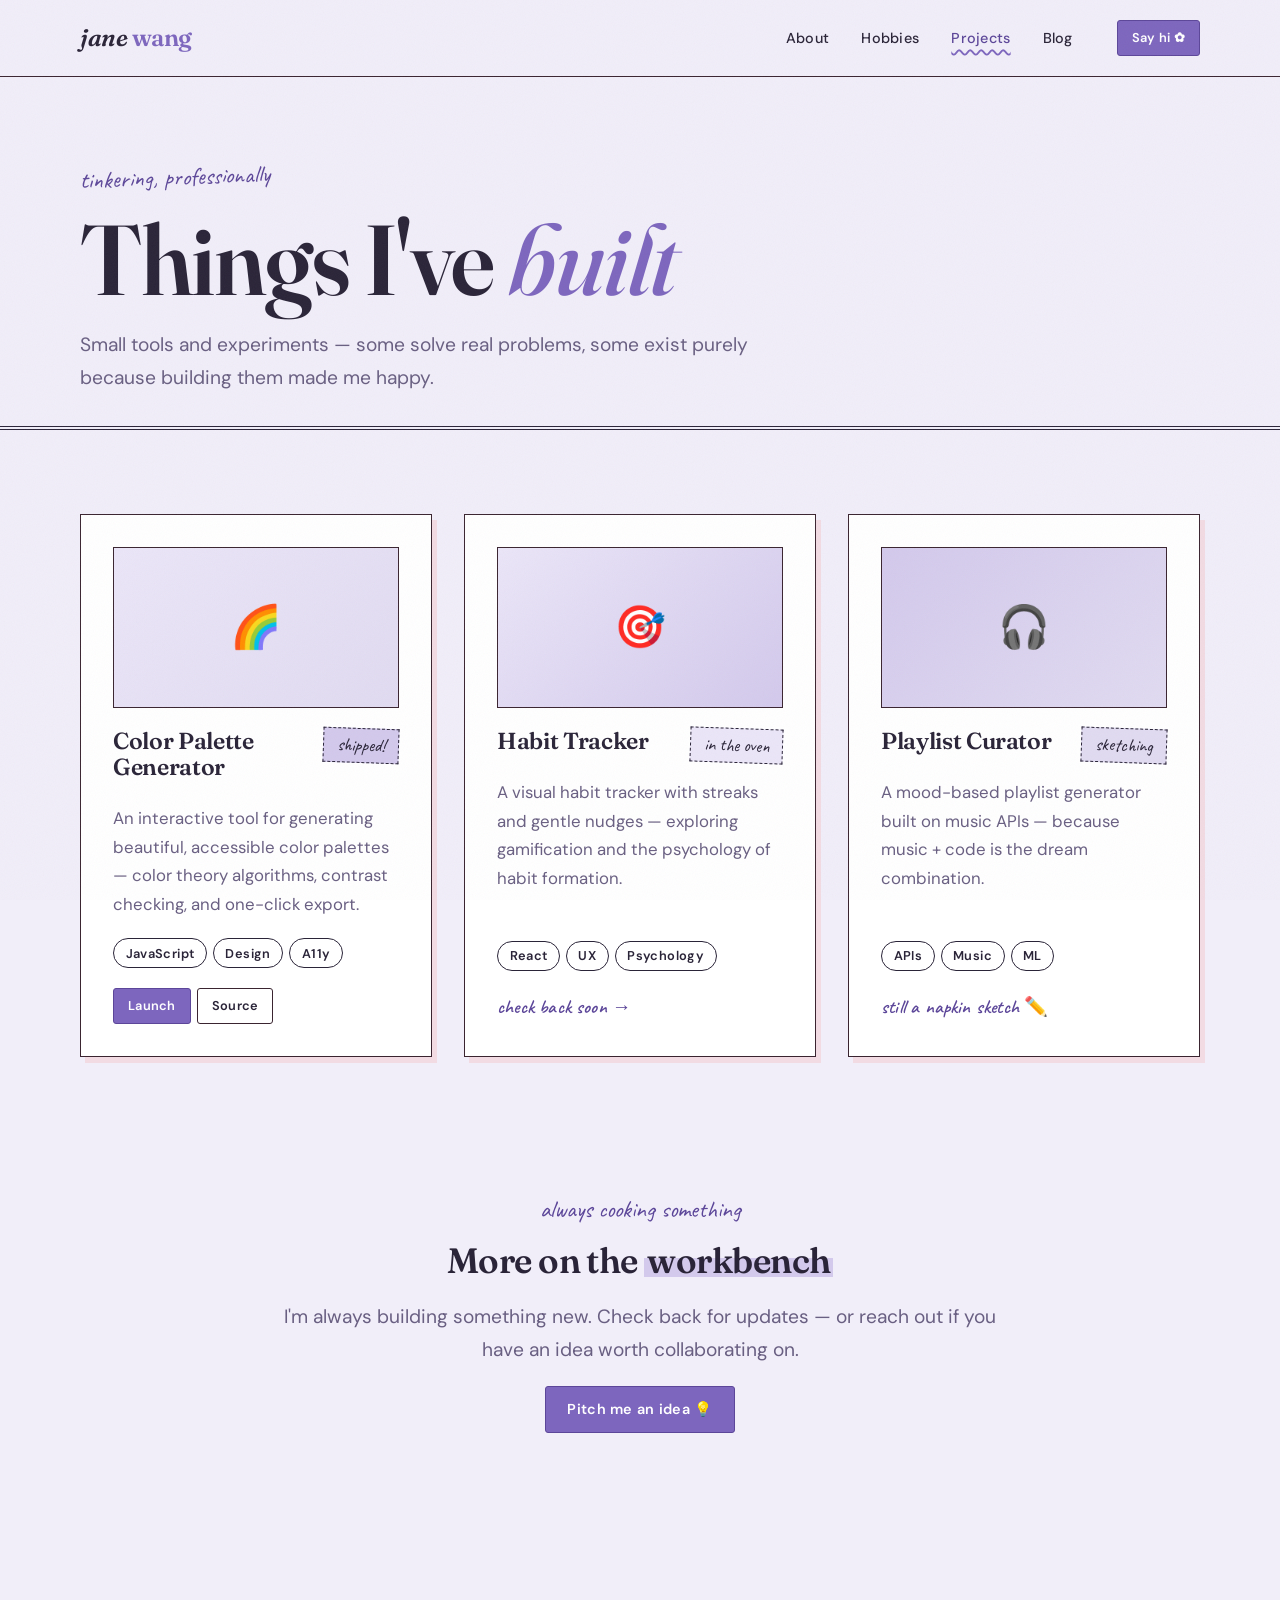
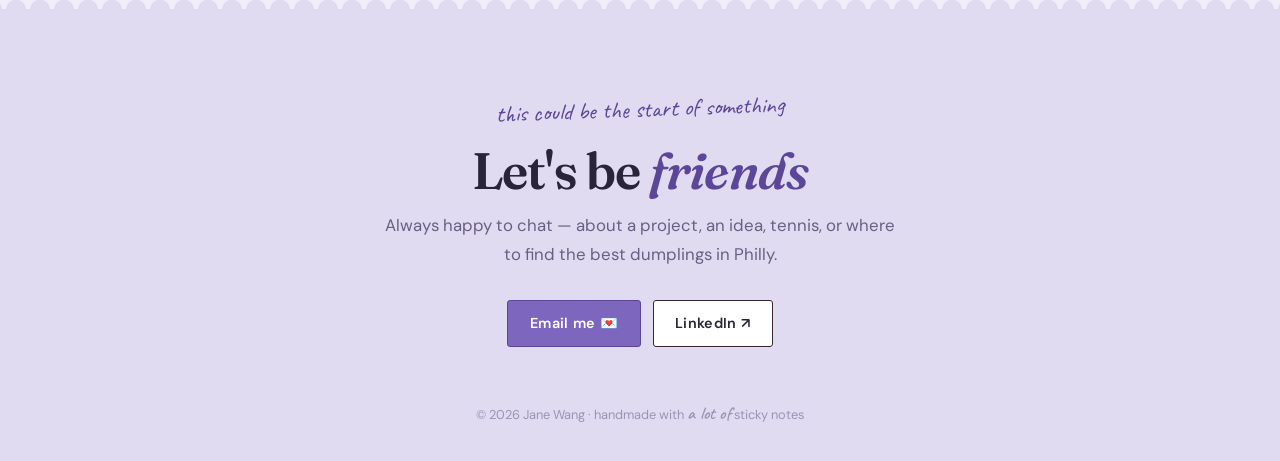
<file: projects.html>
<!DOCTYPE html>
<html lang="en">
<head>
  <meta charset="UTF-8">
  <meta name="viewport" content="width=device-width, initial-scale=1.0">
  <meta name="description" content="Projects by Jane Wang — small tools and experiments, built for fun and for real problems.">
  <title>Projects — Jane Wang</title>

  <link rel="stylesheet" href="css/main.css">
  <link rel="stylesheet" href="css/components.css">
  <link rel="stylesheet" href="css/pages.css">

  <link rel="icon" type="image/svg+xml" href="data:image/svg+xml,<svg xmlns='http://www.w3.org/2000/svg' viewBox='0 0 100 100'><text y='.9em' font-size='90'>✿</text></svg>">
</head>
<body class="theme-lilac">

  <!-- ===================== NAV ===================== -->
  <nav class="nav">
    <div class="container nav__inner">
      <a href="index.html" class="nav__brand">jane <em>wang</em></a>

      <button class="nav__toggle" aria-label="Toggle navigation" aria-expanded="false">☰</button>

      <div class="nav__links">
        <a href="about.html" class="nav__link">About</a>
        <a href="hobbies.html" class="nav__link">Hobbies</a>
        <a href="projects.html" class="nav__link">Projects</a>
        <a href="blog.html" class="nav__link">Blog</a>
        <a href="mailto:jane2027@wharton.upenn.edu" class="btn btn--fill btn--sm nav__cta">Say hi ✿</a>
      </div>
    </div>
  </nav>

  <main>

    <!-- ===================== PAGE HERO ===================== -->
    <header class="page-hero">
      <div class="container">
        <span class="section-kicker">tinkering, professionally</span>
        <h1 class="page-hero__title">Things I've <em>built</em></h1>
        <p class="section-lede">
          Small tools and experiments — some solve real problems, some exist purely because
          building them made me happy.
        </p>
      </div>
    </header>

    <!-- ===================== PROJECT GRID =====================
         🧩 MODULAR: each project is one self-contained <article> block.
         To ADD a project → copy any block below and edit the text.
         To REMOVE one   → delete the whole block. The grid reflows itself.
    ========================================================== -->
    <section class="section--tight">
      <div class="container">
        <div class="grid-3">

          <!-- ── PROJECT: Color Palette Generator ── -->
          <article class="card card--hover post-card reveal">
            <div class="project-card__thumb" style="background: linear-gradient(135deg, var(--accent-faint), var(--bg-deep));">🌈</div>
            <div class="project-card__head">
              <h3 class="card__title">Color Palette Generator</h3>
              <span class="status status--done">shipped!</span>
            </div>
            <p class="post-card__excerpt">
              An interactive tool for generating beautiful, accessible color palettes — color
              theory algorithms, contrast checking, and one-click export.
            </p>
            <div class="tag-row" style="margin-bottom: var(--space-3);">
              <span class="tag">JavaScript</span>
              <span class="tag">Design</span>
              <span class="tag">A11y</span>
            </div>
            <div style="display: flex; gap: var(--space-1);">
              <a href="#" class="btn btn--sm btn--fill">Launch</a>
              <a href="#" class="btn btn--sm">Source</a>
            </div>
          </article>
          <!-- ── end project ── -->

          <!-- ── PROJECT: Habit Tracker ── -->
          <article class="card card--hover post-card reveal" data-delay="1">
            <div class="project-card__thumb" style="background: linear-gradient(135deg, var(--accent-faint), var(--accent-soft));">🎯</div>
            <div class="project-card__head">
              <h3 class="card__title">Habit Tracker</h3>
              <span class="status status--wip">in the oven</span>
            </div>
            <p class="post-card__excerpt">
              A visual habit tracker with streaks and gentle nudges — exploring gamification
              and the psychology of habit formation.
            </p>
            <div class="tag-row" style="margin-bottom: var(--space-3);">
              <span class="tag">React</span>
              <span class="tag">UX</span>
              <span class="tag">Psychology</span>
            </div>
            <div style="display: flex; gap: var(--space-1);">
              <span class="hand" style="font-size: 1.2rem;">check back soon →</span>
            </div>
          </article>
          <!-- ── end project ── -->

          <!-- ── PROJECT: Playlist Curator ── -->
          <article class="card card--hover post-card reveal" data-delay="2">
            <div class="project-card__thumb" style="background: linear-gradient(135deg, var(--accent-soft), var(--bg-deep));">🎧</div>
            <div class="project-card__head">
              <h3 class="card__title">Playlist Curator</h3>
              <span class="status status--idea">sketching</span>
            </div>
            <p class="post-card__excerpt">
              A mood-based playlist generator built on music APIs — because music + code is
              the dream combination.
            </p>
            <div class="tag-row" style="margin-bottom: var(--space-3);">
              <span class="tag">APIs</span>
              <span class="tag">Music</span>
              <span class="tag">ML</span>
            </div>
            <div style="display: flex; gap: var(--space-1);">
              <span class="hand" style="font-size: 1.2rem;">still a napkin sketch ✏️</span>
            </div>
          </article>
          <!-- ── end project ── -->

        </div>
      </div>
    </section>

    <!-- ===================== CTA ===================== -->
    <section class="section">
      <div class="container container--narrow center">
        <span class="section-kicker reveal">always cooking something</span>
        <h2 class="section-title reveal" style="font-size: var(--text-2xl);">More on the <span class="hl">workbench</span></h2>
        <p class="section-lede reveal" style="margin-inline: auto; margin-bottom: var(--space-3);">
          I'm always building something new. Check back for updates — or reach out if
          you have an idea worth collaborating on.
        </p>
        <div class="reveal">
          <a href="mailto:jane2027@wharton.upenn.edu" class="btn btn--fill">Pitch me an idea 💡</a>
        </div>
      </div>
    </section>

  </main>

  <!-- ===================== FOOTER ===================== -->
  <footer class="footer">
    <div class="container">
      <span class="section-kicker">this could be the start of something</span>
      <h2 class="footer__title">Let's be <em>friends</em></h2>
      <p class="footer__blurb">
        Always happy to chat — about a project, an idea, tennis, or where to find the best dumplings in Philly.
      </p>
      <div class="footer__links">
        <a href="mailto:jane2027@wharton.upenn.edu" class="btn btn--fill">Email me 💌</a>
        <a href="https://linkedin.com/in/janelianwang/" class="btn">LinkedIn ↗</a>
      </div>
      <p class="footer__fine">© 2026 Jane Wang · handmade with <span class="hand">a lot of</span> sticky notes</p>
    </div>
  </footer>

  <script src="js/main.js"></script>

</body>
</html>
</file>
<file: css/main.css>
/* ==========================================================================
   main.css — design tokens, page themes, reset, base typography, utilities
   Jane Wang · "field notes" design system

   🎨 EACH PAGE HAS ITS OWN PASTEL THEME (set via a class on <body>):
      .theme-blush  → home       (pinks)
      .theme-sky    → about      (blues)
      .theme-mint   → hobbies    (greens)
      .theme-lilac  → projects   (purples)
      .theme-lemon  → blog/posts (yellows)
   Every theme uses ONE hue family + ink, in varying shades, so each page
   stays within a tight palette. To retheme a page, just swap the class.
   ========================================================================== */

@import url('https://fonts.googleapis.com/css2?family=Fraunces:ital,opsz,wght@0,9..144,400..700;1,9..144,400..700&family=DM+Sans:opsz,wght@9..40,400..700&family=Caveat:wght@500;600&display=swap');

/* ---------- Shared tokens ---------- */
:root {
  /* Type */
  --font-display: "Fraunces", Georgia, serif;
  --font-body: "DM Sans", "Helvetica Neue", Arial, sans-serif;
  --font-hand: "Caveat", cursive;

  /* Scale */
  --text-xs: 0.8rem;
  --text-sm: 0.9rem;
  --text-base: 1.05rem;
  --text-lg: 1.2rem;
  --text-xl: 1.45rem;
  --text-2xl: clamp(1.7rem, 3vw, 2.2rem);
  --text-3xl: clamp(2.2rem, 4.5vw, 3.2rem);
  --text-hero: clamp(2.9rem, 8vw, 6.2rem);

  /* Space */
  --space-1: 0.375rem;
  --space-2: 0.75rem;
  --space-3: 1.25rem;
  --space-4: 2rem;
  --space-5: 3.25rem;
  --space-6: 5rem;
  --space-7: 7.5rem;

  --nav-height: 76px;
}

/* ---------- Page themes (one hue family + ink per page) ---------- */

/* default = blush, so a page without a theme class still looks right */
:root, .theme-blush {
  --bg: #FAEDF1;          /* page background */
  --bg-deep: #F2DBE3;     /* deeper shade of the background hue */
  --card: #FFFFFF;        /* surfaces */
  --ink: #3A2430;         /* near-black, tinted toward the hue */
  --ink-soft: #7A5D6B;
  --ink-faint: #A98E9B;
  --accent: #D65D82;      /* the hue, mid strength */
  --accent-deep: #A93A60; /* darkest shade */
  --accent-soft: #F4C6D6; /* light shade */
  --accent-faint: #FBE3EC;
}

.theme-sky {
  --bg: #EBF2F9;
  --bg-deep: #D8E6F2;
  --card: #FFFFFF;
  --ink: #20303F;
  --ink-soft: #5A6E80;
  --ink-faint: #8CA0B1;
  --accent: #4E85B8;
  --accent-deep: #2F5F8E;
  --accent-soft: #BFD8EB;
  --accent-faint: #E1EDF7;
}

.theme-mint {
  --bg: #ECF5ED;
  --bg-deep: #D9EBDC;
  --card: #FFFFFF;
  --ink: #223224;
  --ink-soft: #5C7361;
  --ink-faint: #8FA694;
  --accent: #5E9A6C;
  --accent-deep: #3E7A4E;
  --accent-soft: #C6E4CD;
  --accent-faint: #E3F1E6;
}

.theme-lilac {
  --bg: #F1EEF9;
  --bg-deep: #E1DBF1;
  --card: #FFFFFF;
  --ink: #2A2438;
  --ink-soft: #695F82;
  --ink-faint: #9C93B3;
  --accent: #7D66BE;
  --accent-deep: #5C4699;
  --accent-soft: #D3C9EC;
  --accent-faint: #EBE6F8;
}

.theme-lemon {
  --bg: #FAF4DC;
  --bg-deep: #F1E5B8;
  --card: #FFFFFF;
  --ink: #332B18;
  --ink-soft: #77683F;
  --ink-faint: #A5966C;
  --accent: #C2921F;
  --accent-deep: #8E6A12;
  --accent-soft: #EEDD9F;
  --accent-faint: #F7EFCF;
}

/* derived */
:root {
  --line: var(--ink);
  --border: 1.5px solid var(--line);
  --shadow-pop: 5px 6px 0 var(--bg-deep);
  --shadow-pop-ink: 6px 7px 0 var(--ink);
}

/* ---------- Reset ---------- */
*, *::before, *::after { box-sizing: border-box; margin: 0; padding: 0; }

html { scroll-behavior: smooth; }

body {
  font-family: var(--font-body);
  font-size: var(--text-base);
  line-height: 1.7;
  color: var(--ink);
  background-color: var(--bg);
  -webkit-font-smoothing: antialiased;
  overflow-x: hidden;
}

/* Paper grain over the whole page — subtle, tactile */
body::after {
  content: "";
  position: fixed;
  inset: 0;
  z-index: 9999;
  pointer-events: none;
  opacity: 0.045;
  background-image: url("data:image/svg+xml,%3Csvg xmlns='http://www.w3.org/2000/svg' width='180' height='180'%3E%3Cfilter id='n'%3E%3CfeTurbulence type='fractalNoise' baseFrequency='0.9' numOctaves='2'/%3E%3C/filter%3E%3Crect width='180' height='180' filter='url(%23n)'/%3E%3C/svg%3E");
}

img { max-width: 100%; display: block; }

a { color: inherit; text-decoration: none; }

ul, ol { list-style: none; }

button { font: inherit; color: inherit; background: none; border: none; cursor: pointer; }

::selection { background: var(--accent-soft); color: var(--accent-deep); }

/* ---------- Base typography ---------- */
h1, h2, h3 {
  font-family: var(--font-display);
  font-weight: 600;
  line-height: 1.12;
  letter-spacing: -0.015em;
}

h4, h5 { font-family: var(--font-body); font-weight: 700; }

p { color: var(--ink-soft); }

strong { color: var(--ink); }

.hand {
  font-family: var(--font-hand);
  font-weight: 600;
  color: var(--accent-deep);
  letter-spacing: 0.01em;
}

.display-italic { font-style: italic; font-weight: 500; }

/* Marker highlight behind a word */
.hl {
  background-image: linear-gradient(120deg, var(--accent-soft), var(--accent-soft));
  background-repeat: no-repeat;
  background-size: 100% 45%;
  background-position: 0 78%;
  padding: 0 0.08em;
}

/* Hand-drawn wavy underline (themes automatically) */
.squiggle {
  text-decoration-line: underline;
  text-decoration-style: wavy;
  text-decoration-color: var(--accent);
  text-decoration-thickness: 2px;
  text-underline-offset: 0.28em;
}

/* ---------- Layout helpers ---------- */
.container {
  width: min(1120px, 92%);
  margin-inline: auto;
}

.container--narrow { width: min(760px, 92%); }

.section { padding-block: var(--space-6); }
.section--tight { padding-block: var(--space-5); }

.section-kicker {
  display: inline-block;
  font-family: var(--font-hand);
  font-size: 1.5rem;
  color: var(--accent-deep);
  transform: rotate(-2deg);
  margin-bottom: var(--space-2);
}

.section-title {
  font-size: var(--text-3xl);
  margin-bottom: var(--space-3);
}

.section-lede {
  font-size: var(--text-lg);
  max-width: 56ch;
}

.center { text-align: center; }
.center .section-lede { margin-inline: auto; }

/* ---------- Scroll reveal ---------- */
.reveal {
  opacity: 0;
  transform: translateY(26px);
  transition: opacity 0.7s ease, transform 0.7s cubic-bezier(0.16, 1, 0.3, 1);
}
.reveal.is-visible { opacity: 1; transform: none; }
.reveal[data-delay="1"] { transition-delay: 0.12s; }
.reveal[data-delay="2"] { transition-delay: 0.24s; }
.reveal[data-delay="3"] { transition-delay: 0.36s; }

@media (prefers-reduced-motion: reduce) {
  html { scroll-behavior: auto; }
  .reveal { opacity: 1; transform: none; transition: none; }
  *, *::before, *::after { animation-duration: 0.001s !important; }
}
</file>
<file: css/components.css>
/* ==========================================================================
   components.css — nav, footer, buttons, cards, stickers, ticker, doodles
   Shape language: mixed on purpose — sharp cards with offset shadows,
   folded sticky notes, pill tags, scalloped footer edge. Not everything
   is rounded; contrast between shapes is part of the design.
   ========================================================================== */

/* ---------- Navigation ---------- */
.nav {
  position: sticky;
  top: 0;
  z-index: 100;
  background: var(--bg);
  border-bottom: var(--border);
}

.nav__inner {
  height: var(--nav-height);
  display: flex;
  align-items: center;
  justify-content: space-between;
  gap: var(--space-3);
}

.nav__brand {
  font-family: var(--font-display);
  font-style: italic;
  font-weight: 600;
  font-size: 1.5rem;
  letter-spacing: -0.02em;
}

.nav__brand em {
  font-style: normal;
  color: var(--accent);
}

.nav__links {
  display: flex;
  align-items: center;
  gap: clamp(1rem, 2.5vw, 2rem);
}

.nav__link {
  font-weight: 500;
  font-size: var(--text-sm);
  letter-spacing: 0.02em;
  text-underline-offset: 0.45em;
}

.nav__link:hover,
.nav__link[aria-current="page"] {
  text-decoration-line: underline;
  text-decoration-style: wavy;
  text-decoration-color: var(--accent);
  text-decoration-thickness: 2px;
}

.nav__link[aria-current="page"] { color: var(--accent-deep); }

.nav__cta { margin-left: var(--space-2); }

.nav__toggle {
  display: none;
  font-size: 1.6rem;
  line-height: 1;
}

@media (max-width: 800px) {
  .nav__toggle { display: block; }

  .nav__links {
    position: absolute;
    top: var(--nav-height);
    left: 0;
    right: 0;
    flex-direction: column;
    align-items: flex-start;
    gap: 0;
    background: var(--bg);
    border-bottom: var(--border);
    max-height: 0;
    overflow: hidden;
    transition: max-height 0.35s ease;
  }

  .nav__links.is-open { max-height: 420px; }

  .nav__link {
    width: 100%;
    padding: var(--space-3) 5%;
    border-top: 1px solid var(--bg-deep);
    font-size: var(--text-base);
  }

  .nav__cta { margin: var(--space-3) 5%; }
}

/* ---------- Buttons (rectangular — tags are the round ones) ---------- */
.btn {
  display: inline-flex;
  align-items: center;
  gap: 0.5em;
  font-weight: 600;
  font-size: var(--text-sm);
  letter-spacing: 0.02em;
  padding: 0.7em 1.5em;
  border: var(--border);
  border-radius: 3px;
  background: var(--card);
  transition: transform 0.18s ease, box-shadow 0.18s ease, background 0.18s ease;
}

.btn:hover {
  transform: translate(-2px, -2px);
  box-shadow: 4px 4px 0 var(--ink);
}

.btn:active { transform: translate(0, 0); box-shadow: 1px 1px 0 var(--ink); }

.btn--fill { background: var(--accent); border-color: var(--accent-deep); color: var(--card); }
.btn--fill:hover { box-shadow: 4px 4px 0 var(--accent-deep); }

.btn--sm { padding: 0.45em 1.1em; font-size: var(--text-xs); }

/* ---------- Sticker images (taped-down watercolor prints) ---------- */
.sticker {
  position: relative;
  background: var(--card);
  padding: 12px 12px 16px;
  border: var(--border);
  box-shadow: var(--shadow-pop);
  transition: transform 0.35s cubic-bezier(0.16, 1, 0.3, 1);
}

/* washi tape strip */
.sticker::before {
  content: "";
  position: absolute;
  top: -12px;
  left: 50%;
  width: 96px;
  height: 26px;
  transform: translateX(-50%) rotate(-3deg);
  background: var(--accent-soft);
  opacity: 0.85;
  border-left: 2px dashed var(--card);
  border-right: 2px dashed var(--card);
  z-index: 2;
}

.sticker--tilt-l { transform: rotate(-2.5deg); }
.sticker--tilt-r { transform: rotate(2.5deg); }

.sticker:hover { transform: rotate(0deg) translateY(-6px); }

.sticker__caption {
  font-family: var(--font-hand);
  font-size: 1.35rem;
  text-align: center;
  color: var(--ink);
  padding-top: 8px;
}

/* ---------- Cards (sharp corners, offset shadow) ---------- */
.card {
  background: var(--card);
  border: var(--border);
  padding: var(--space-4);
  box-shadow: var(--shadow-pop);
  transition: transform 0.25s ease, box-shadow 0.25s ease;
}

a.card:hover,
.card--hover:hover {
  transform: translate(-3px, -3px) rotate(-0.4deg);
  box-shadow: var(--shadow-pop-ink);
}

.card__emoji { font-size: 1.9rem; margin-bottom: var(--space-2); }

.card__title {
  font-size: var(--text-xl);
  margin-bottom: var(--space-2);
}

.card__meta {
  display: flex;
  flex-wrap: wrap;
  gap: 0.6em;
  align-items: center;
  font-size: var(--text-xs);
  color: var(--ink-faint);
  letter-spacing: 0.04em;
  text-transform: uppercase;
  font-weight: 600;
  margin-bottom: var(--space-2);
}

/* ---------- Tags / pills (the deliberately round element) ---------- */
.tag {
  display: inline-block;
  font-size: var(--text-xs);
  font-weight: 600;
  letter-spacing: 0.03em;
  padding: 0.25em 0.9em;
  border: 1.5px solid var(--ink);
  border-radius: 999px;
  background: var(--card);
}

.tag--fill { background: var(--accent-soft); }

.tag-row { display: flex; flex-wrap: wrap; gap: var(--space-1); }

/* ---------- Scrolling ticker ---------- */
.ticker {
  border-top: 1.5px dashed var(--ink);
  border-bottom: 1.5px dashed var(--ink);
  background: var(--accent-soft);
  overflow: hidden;
  padding: 0.85em 0;
  transform: rotate(-0.6deg) scale(1.01);
}

.ticker__track {
  display: flex;
  gap: 2.5rem;
  width: max-content;
  animation: ticker-scroll 30s linear infinite;
}

.ticker span {
  font-family: var(--font-display);
  font-style: italic;
  font-size: var(--text-lg);
  white-space: nowrap;
  color: var(--ink);
}

@keyframes ticker-scroll {
  to { transform: translateX(-50%); }
}

/* ---------- Grid helpers ---------- */
.grid-2 { display: grid; grid-template-columns: repeat(2, 1fr); gap: var(--space-4); }
.grid-3 { display: grid; grid-template-columns: repeat(3, 1fr); gap: var(--space-4); }

@media (max-width: 900px) {
  .grid-3 { grid-template-columns: 1fr 1fr; }
}
@media (max-width: 640px) {
  .grid-2, .grid-3 { grid-template-columns: 1fr; }
}

/* ---------- Footer (scalloped top edge) ---------- */
.footer {
  position: relative;
  margin-top: calc(var(--space-6) + 16px);
  background: var(--bg-deep);
  padding: var(--space-6) 0 var(--space-4);
  text-align: center;
}

.footer::before {
  content: "";
  position: absolute;
  top: -13px;
  left: 0;
  right: 0;
  height: 14px;
  background-image: radial-gradient(circle at 50% 100%, var(--bg-deep) 0 10px, transparent 10.5px);
  background-size: 24px 14px;
  background-repeat: repeat-x;
  background-position: center bottom;
}

.footer__title {
  font-size: var(--text-3xl);
  margin-bottom: var(--space-2);
}

.footer__title em { font-style: italic; color: var(--accent-deep); }

.footer__blurb { max-width: 44ch; margin: 0 auto var(--space-4); }

.footer__links {
  display: flex;
  justify-content: center;
  gap: var(--space-2);
  flex-wrap: wrap;
  margin-bottom: var(--space-5);
}

.footer__fine {
  font-size: var(--text-xs);
  color: var(--ink-faint);
}

.footer__fine .hand { font-size: 1.1rem; color: var(--ink-faint); }
</file>
<file: css/pages.css>
/* ==========================================================================
   pages.css — page-specific layouts (home, about + journey map, hobbies,
   blog, projects, article). Colors come from the page theme (see main.css).
   ========================================================================== */

/* =========================================================
   HOME — hero
   ========================================================= */
.hero {
  padding: var(--space-6) 0 var(--space-6);
  position: relative;
  overflow: hidden;
}

.hero__inner {
  display: grid;
  grid-template-columns: 1.15fr 0.85fr;
  gap: var(--space-5);
  align-items: center;
}

.hero__hello {
  font-family: var(--font-hand);
  font-size: clamp(1.6rem, 3vw, 2.2rem);
  color: var(--accent-deep);
  transform: rotate(-2deg);
  display: inline-block;
  margin-bottom: var(--space-2);
}

.hero__title {
  font-size: var(--text-hero);
  line-height: 1.02;
  margin-bottom: var(--space-3);
}

.hero__title em {
  font-style: italic;
  font-weight: 500;
  color: var(--accent);
}

/* rotating word */
.hero__rotator {
  font-size: var(--text-xl);
  font-weight: 500;
  color: var(--ink);
  margin-bottom: var(--space-3);
  min-height: 2.2em;
}

.hero__rotator .rotator {
  display: inline-block;
  font-family: var(--font-display);
  font-style: italic;
  color: var(--accent-deep);
  border-bottom: 2px dashed var(--accent);
  transition: opacity 0.3s ease, transform 0.3s ease;
}

.hero__rotator .rotator.is-swapping {
  opacity: 0;
  transform: translateY(8px);
}

.hero__blurb {
  font-size: var(--text-lg);
  max-width: 46ch;
  margin-bottom: var(--space-4);
}

.hero__cta { display: flex; gap: var(--space-2); flex-wrap: wrap; }

/* ---------- Hero sticker carousel ---------- */
.polaroid-stack {
  position: relative;
  max-width: 380px;
  margin-inline: auto;
}

/* decorative frames peeking from behind */
.polaroid-stack::before,
.polaroid-stack::after {
  content: "";
  position: absolute;
  inset: 0;
  background: var(--accent-soft);
  border: var(--border);
  z-index: -1;
}
.polaroid-stack::before { transform: rotate(-5deg) translate(-8px, 6px); }
.polaroid-stack::after { transform: rotate(4deg) translate(10px, -4px); background: var(--bg-deep); }

.polaroid {
  background: var(--card);
  border: var(--border);
  padding: 14px 14px 10px;
  box-shadow: var(--shadow-pop);
  transform: rotate(1.5deg);
}

.polaroid__frame {
  position: relative;
  aspect-ratio: 1;
  overflow: hidden;
}

.polaroid__frame img {
  position: absolute;
  inset: 0;
  width: 100%;
  height: 100%;
  object-fit: cover;
  opacity: 0;
  transform: scale(1.04);
  transition: opacity 0.6s ease, transform 0.9s ease;
}

.polaroid__frame img.is-active { opacity: 1; transform: scale(1); }

.polaroid__caption {
  font-family: var(--font-hand);
  font-size: 1.5rem;
  text-align: center;
  padding-top: 10px;
  min-height: 2.4em;
  color: var(--ink);
}

.polaroid__dots {
  display: flex;
  justify-content: center;
  gap: 8px;
  padding: 4px 0 8px;
}

.polaroid__dots button {
  width: 9px;
  height: 9px;
  border-radius: 50%;
  border: 1.5px solid var(--ink);
  background: transparent;
  padding: 0;
  transition: background 0.2s ease, transform 0.2s ease;
}

.polaroid__dots button.is-active {
  background: var(--accent);
  transform: scale(1.25);
}

/* "that's me!" annotation */
.hero__note {
  position: absolute;
  right: -10px;
  top: -34px;
  transform: rotate(6deg);
  font-family: var(--font-hand);
  font-size: 1.5rem;
  color: var(--accent-deep);
  z-index: 3;
}

@media (max-width: 860px) {
  .hero__inner { grid-template-columns: 1fr; }
  .hero__note { right: 4px; }
  .polaroid-stack { max-width: 320px; }
}

/* ---------- Home: index rows (big editorial links) ---------- */
.index-rows { border-top: var(--border); }

.index-row {
  display: flex;
  align-items: baseline;
  justify-content: space-between;
  gap: var(--space-3);
  padding: var(--space-4) 0;
  border-bottom: var(--border);
  transition: padding-left 0.25s ease, background 0.25s ease;
}

.index-row:hover { padding-left: var(--space-3); background: var(--accent-faint); }

.index-row__title {
  font-family: var(--font-display);
  font-size: var(--text-2xl);
  font-weight: 600;
}

.index-row__title .index-row__num {
  font-family: var(--font-hand);
  font-size: 1.3rem;
  color: var(--accent);
  vertical-align: super;
  margin-right: 0.5em;
}

.index-row__desc {
  color: var(--ink-soft);
  font-size: var(--text-sm);
  max-width: 38ch;
  text-align: right;
}

.index-row__arrow {
  font-size: 1.5rem;
  color: var(--accent);
  transition: transform 0.25s ease;
}

.index-row:hover .index-row__arrow { transform: translateX(6px) rotate(-8deg); }

@media (max-width: 640px) {
  .index-row { flex-wrap: wrap; }
  .index-row__desc { text-align: left; }
}

/* ---------- Home: "currently" sticky notes (folded corner, no radius) ---------- */
.now-note {
  position: relative;
  padding: var(--space-4);
  border: var(--border);
  box-shadow: var(--shadow-pop);
}

/* folded bottom-right corner */
.now-note::after {
  content: "";
  position: absolute;
  right: -1.5px;
  bottom: -1.5px;
  width: 0;
  height: 0;
  border-style: solid;
  border-width: 0 0 26px 26px;
  border-color: transparent transparent var(--bg) transparent;
  filter: drop-shadow(-2px -2px 1px rgba(0, 0, 0, 0.08));
}

.now-note--a { background: var(--accent-faint); transform: rotate(-1.2deg); }
.now-note--b { background: var(--accent-soft); transform: rotate(0.8deg); }
.now-note--c { background: var(--bg-deep); transform: rotate(-0.6deg); }

.now-note h3 { font-size: var(--text-lg); margin-bottom: var(--space-1); }
.now-note .hand { font-size: 1.3rem; }

/* =========================================================
   ABOUT
   ========================================================= */
.about-intro {
  display: grid;
  grid-template-columns: 0.9fr 1.1fr;
  gap: var(--space-5);
  align-items: center;
}

@media (max-width: 860px) {
  .about-intro { grid-template-columns: 1fr; }
}

.facts-list { margin-top: var(--space-3); }

.facts-list li {
  display: flex;
  gap: 0.6em;
  padding: 0.45em 0;
  color: var(--ink-soft);
  font-size: var(--text-sm);
  border-bottom: 1px dashed var(--ink-faint);
}

.facts-list li::before { content: "✿"; color: var(--accent); }

/* ---------- Journey map (sharp frame, double border) ---------- */
.map-wrap {
  position: relative;
  background: var(--card);
  border: var(--border);
  outline: 1.5px solid var(--ink);
  outline-offset: 5px;
  margin: 7px;
  padding: clamp(0.5rem, 2vw, 1.5rem);
}

.map-wrap svg { width: 100%; height: auto; display: block; }

/* sketchy USA outline */
.map-outline {
  fill: var(--bg);
  stroke: var(--ink);
  stroke-width: 2.5;
  stroke-linejoin: round;
}

.map-flight {
  fill: none;
  stroke: var(--accent);
  stroke-width: 2.5;
  stroke-dasharray: 7 8;
  stroke-linecap: round;
}

/* the leg I haven't flown yet — lighter + finer dots */
.map-flight--future {
  stroke: var(--accent);
  opacity: 0.45;
  stroke-dasharray: 2 9;
}

/* animated dash crawl, like a moving flight path */
.map-flight.is-visible { animation: dash-crawl 1.4s linear infinite; }

@keyframes dash-crawl {
  to { stroke-dashoffset: -30; }
}

.map-pin { cursor: pointer; }

.map-pin circle.pin-dot {
  fill: var(--accent);
  stroke: var(--ink);
  stroke-width: 2;
  transition: fill 0.2s ease;
}

.map-pin circle.pin-pulse {
  fill: none;
  stroke: var(--accent);
  stroke-width: 2;
  opacity: 0;
}

.map-pin.is-active circle.pin-pulse,
.map-pin:hover circle.pin-pulse {
  animation: pin-pulse 1.6s ease-out infinite;
}

@keyframes pin-pulse {
  0% { opacity: 0.8; r: 8; }
  100% { opacity: 0; r: 20; }
}

.map-pin text {
  font-family: var(--font-hand);
  font-size: 19px;
  font-weight: 600;
  fill: var(--ink);
  paint-order: stroke;
  stroke: var(--card);
  stroke-width: 4px;
}

.map-pin.is-active circle.pin-dot { fill: var(--accent-deep); }

/* pin pop-in */
.map-pin { opacity: 0; transform: scale(0.3); transform-origin: center; transform-box: fill-box; transition: opacity 0.4s ease, transform 0.45s cubic-bezier(0.34, 1.56, 0.64, 1); }
.map-pin.is-dropped { opacity: 1; transform: scale(1); }

.map-plane { font-size: 26px; }

/* story panel under the map — sharp, with a thick accent spine */
.journey-story {
  margin-top: var(--space-5);
  display: grid;
  grid-template-columns: auto 1fr;
  gap: var(--space-4);
  align-items: start;
  background: var(--card);
  border: var(--border);
  border-left: 8px solid var(--accent);
  box-shadow: var(--shadow-pop);
  padding: var(--space-4);
  min-height: 190px;
}

.journey-story__num {
  font-family: var(--font-display);
  font-style: italic;
  font-size: 3rem;
  line-height: 1;
  color: var(--accent);
}

.journey-story__place {
  font-family: var(--font-hand);
  font-size: 1.4rem;
  color: var(--accent-deep);
}

.journey-story__title { font-size: var(--text-xl); margin-bottom: var(--space-2); }

.journey-story__nav {
  display: flex;
  gap: var(--space-1);
  margin-top: var(--space-3);
}

@media (max-width: 640px) {
  .journey-story { grid-template-columns: 1fr; }
}

/* ---------- About: drives grid (asymmetric corners, alternating) ---------- */
.drive-card {
  border: var(--border);
  padding: var(--space-3) var(--space-4);
  box-shadow: var(--shadow-pop);
}

.grid-2 .drive-card:nth-child(odd) {
  border-radius: 0 32px 0 32px;
  background: var(--accent-faint);
}

.grid-2 .drive-card:nth-child(even) {
  border-radius: 32px 0 32px 0;
  background: var(--bg-deep);
}

.drive-card h3 { font-size: var(--text-lg); margin-bottom: var(--space-1); }

/* =========================================================
   HOBBIES
   ========================================================= */
.hobby-feature {
  display: grid;
  grid-template-columns: 0.8fr 1.2fr;
  gap: var(--space-5);
  align-items: center;
  padding: var(--space-5) 0;
}

.hobby-feature + .hobby-feature { border-top: 1.5px dashed var(--ink-faint); }

.hobby-feature:nth-child(even) .hobby-feature__media { order: 2; }

.hobby-feature__media { max-width: 340px; margin-inline: auto; }

.hobby-feature h3 { font-size: var(--text-2xl); margin-bottom: var(--space-2); }

.hobby-feature .hand { font-size: 1.4rem; }

@media (max-width: 800px) {
  .hobby-feature { grid-template-columns: 1fr; }
  .hobby-feature:nth-child(even) .hobby-feature__media { order: 0; }
}

/* small extra-hobby cards */
.hobby-mini { text-align: left; }
.hobby-mini .card__emoji { font-size: 1.7rem; }

/* =========================================================
   BLOG + PROJECTS shared listing styles
   ========================================================= */
.page-hero {
  padding: var(--space-6) 0 var(--space-4);
  border-bottom: 4px double var(--ink);
  margin-bottom: var(--space-4);
}

.page-hero__title { font-size: var(--text-hero); line-height: 1; margin-bottom: var(--space-3); }

.page-hero__title em { font-style: italic; color: var(--accent); font-weight: 500; }

.post-card { display: flex; flex-direction: column; gap: 0; }

.post-card .card__title { font-size: var(--text-xl); }

.post-card__excerpt { flex: 1; margin-bottom: var(--space-3); }

.post-card__more {
  font-weight: 700;
  font-size: var(--text-sm);
  color: var(--accent-deep);
}

.project-card__head {
  display: flex;
  justify-content: space-between;
  align-items: flex-start;
  gap: var(--space-2);
  margin-bottom: var(--space-2);
}

.project-card__thumb {
  aspect-ratio: 16 / 9;
  border: var(--border);
  display: flex;
  align-items: center;
  justify-content: center;
  font-size: 2.6rem;
  margin-bottom: var(--space-3);
}

.status {
  font-family: var(--font-hand);
  font-size: 1.15rem;
  white-space: nowrap;
  padding: 0.05em 0.7em;
  border: 1.5px dashed var(--ink);
  transform: rotate(2deg);
}

.status--done { background: var(--accent-soft); }
.status--wip { background: var(--accent-faint); }
.status--idea { background: var(--bg-deep); }

/* =========================================================
   ARTICLE (blog post pages)
   ========================================================= */
.article-head { padding: var(--space-5) 0 var(--space-3); }

.article-head__title {
  font-size: var(--text-3xl);
  margin: var(--space-2) 0 var(--space-3);
}

.article-back {
  font-weight: 600;
  font-size: var(--text-sm);
  color: var(--ink-soft);
}

.article-back:hover { color: var(--accent-deep); }

.article-banner {
  border: var(--border);
  outline: 1.5px solid var(--ink);
  outline-offset: 4px;
  margin: 6px 6px var(--space-5);
  padding: var(--space-5);
  text-align: center;
  font-size: 3.4rem;
}

.article-body p { margin-bottom: var(--space-3); font-size: var(--text-lg); }

.article-body h2 {
  font-size: var(--text-2xl);
  margin: var(--space-5) 0 var(--space-2);
}

.article-body h3 {
  font-size: var(--text-xl);
  margin: var(--space-4) 0 var(--space-2);
}

.article-body blockquote {
  font-family: var(--font-display);
  font-style: italic;
  font-size: var(--text-xl);
  color: var(--ink);
  border-left: 4px solid var(--accent);
  padding: var(--space-2) var(--space-4);
  margin: var(--space-4) 0;
  background: var(--accent-faint);
}

.article-body ul { margin: 0 0 var(--space-3) var(--space-3); }

.article-body ul li {
  position: relative;
  padding-left: 1.4em;
  margin-bottom: 0.5em;
  color: var(--ink-soft);
  font-size: var(--text-lg);
}

.article-body ul li::before {
  content: "✿";
  position: absolute;
  left: 0;
  color: var(--accent);
}

.article-sign {
  font-family: var(--font-hand);
  font-size: 1.8rem;
  color: var(--accent-deep);
  transform: rotate(-2deg);
  display: inline-block;
  margin-top: var(--space-3);
}
</file>
